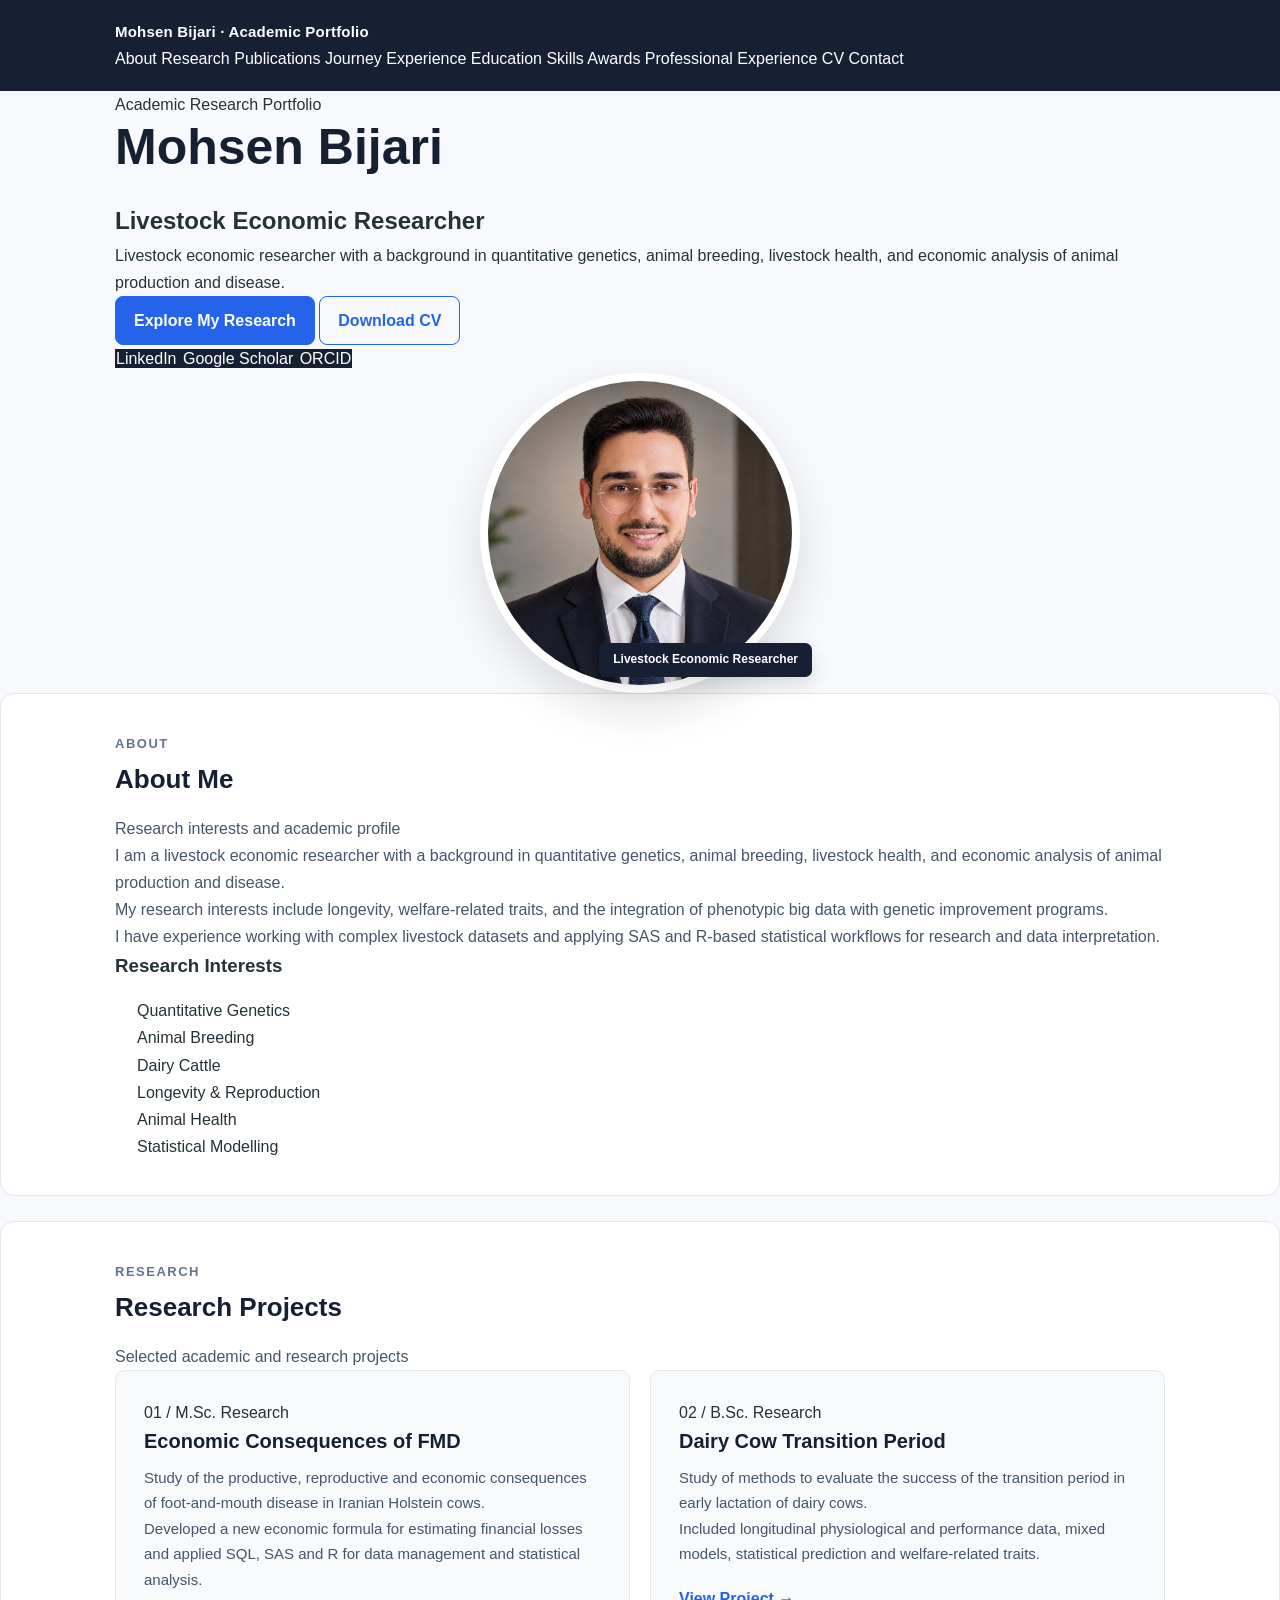
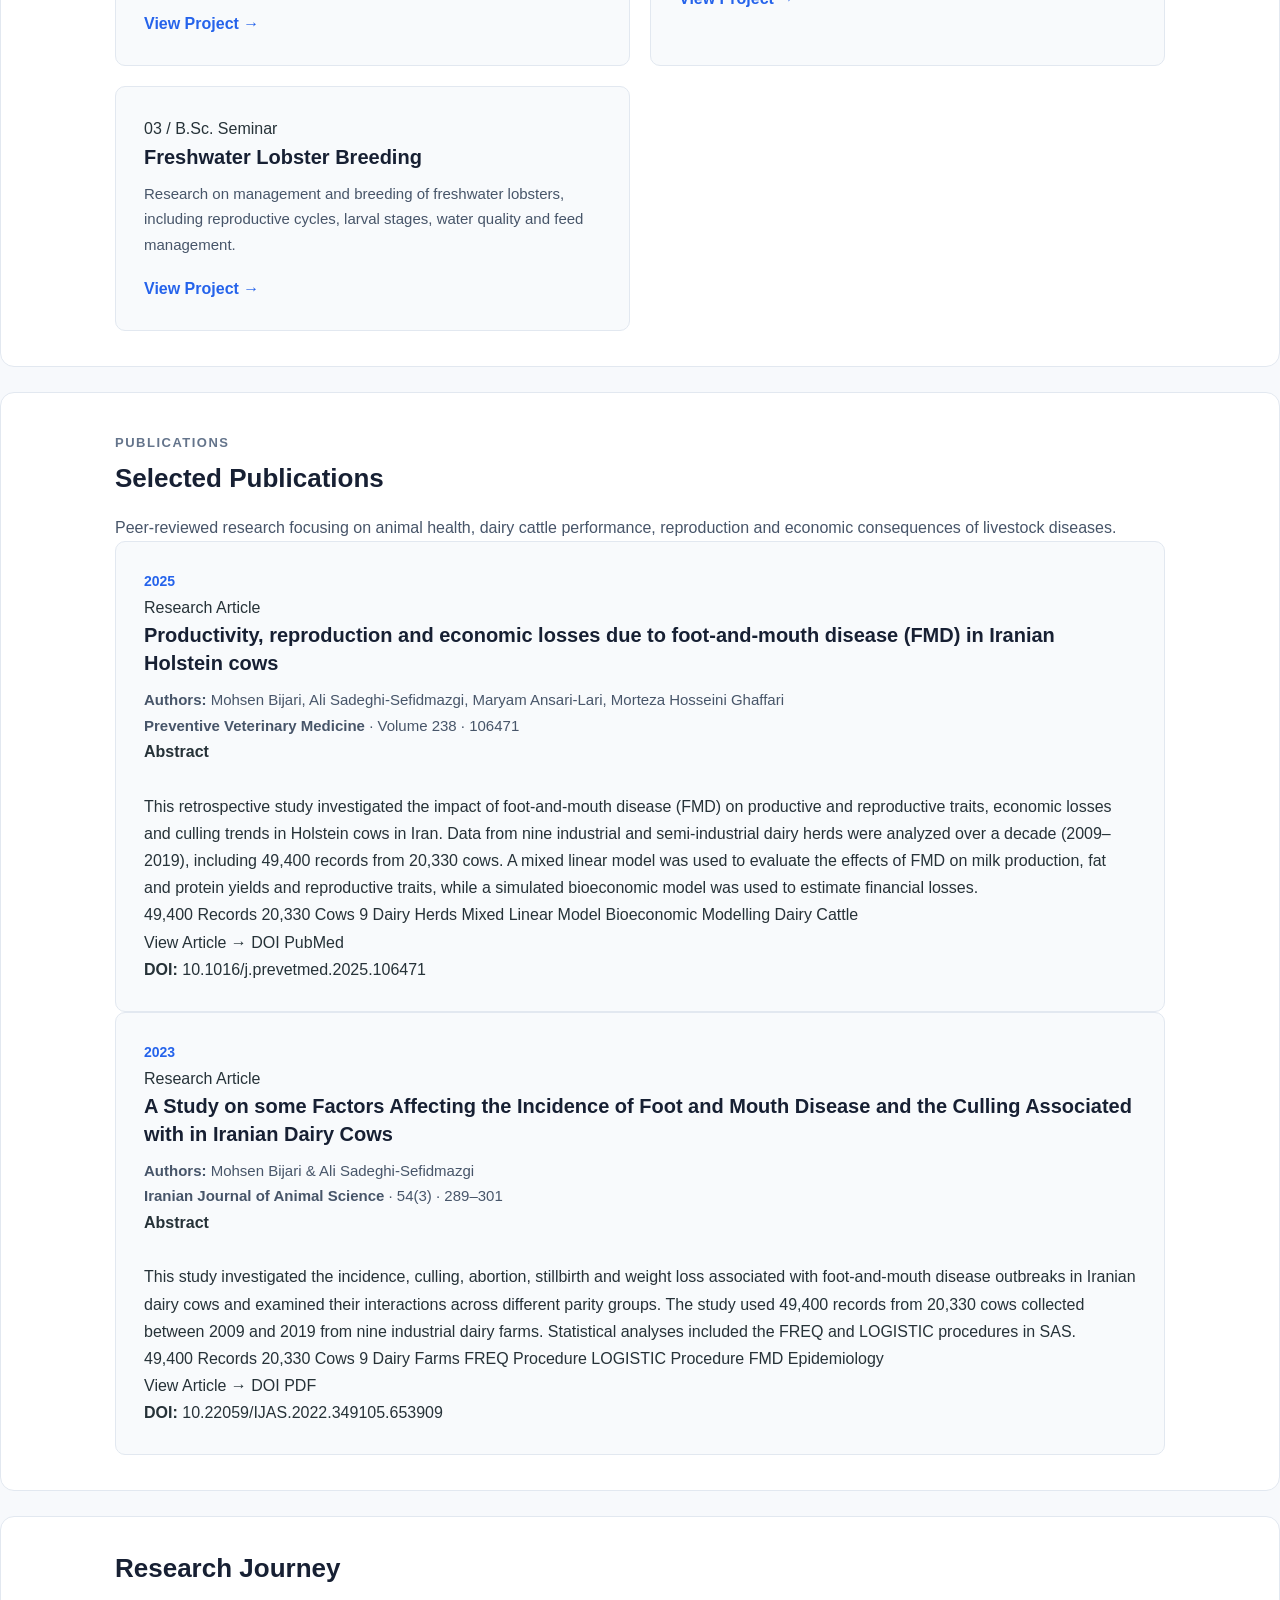
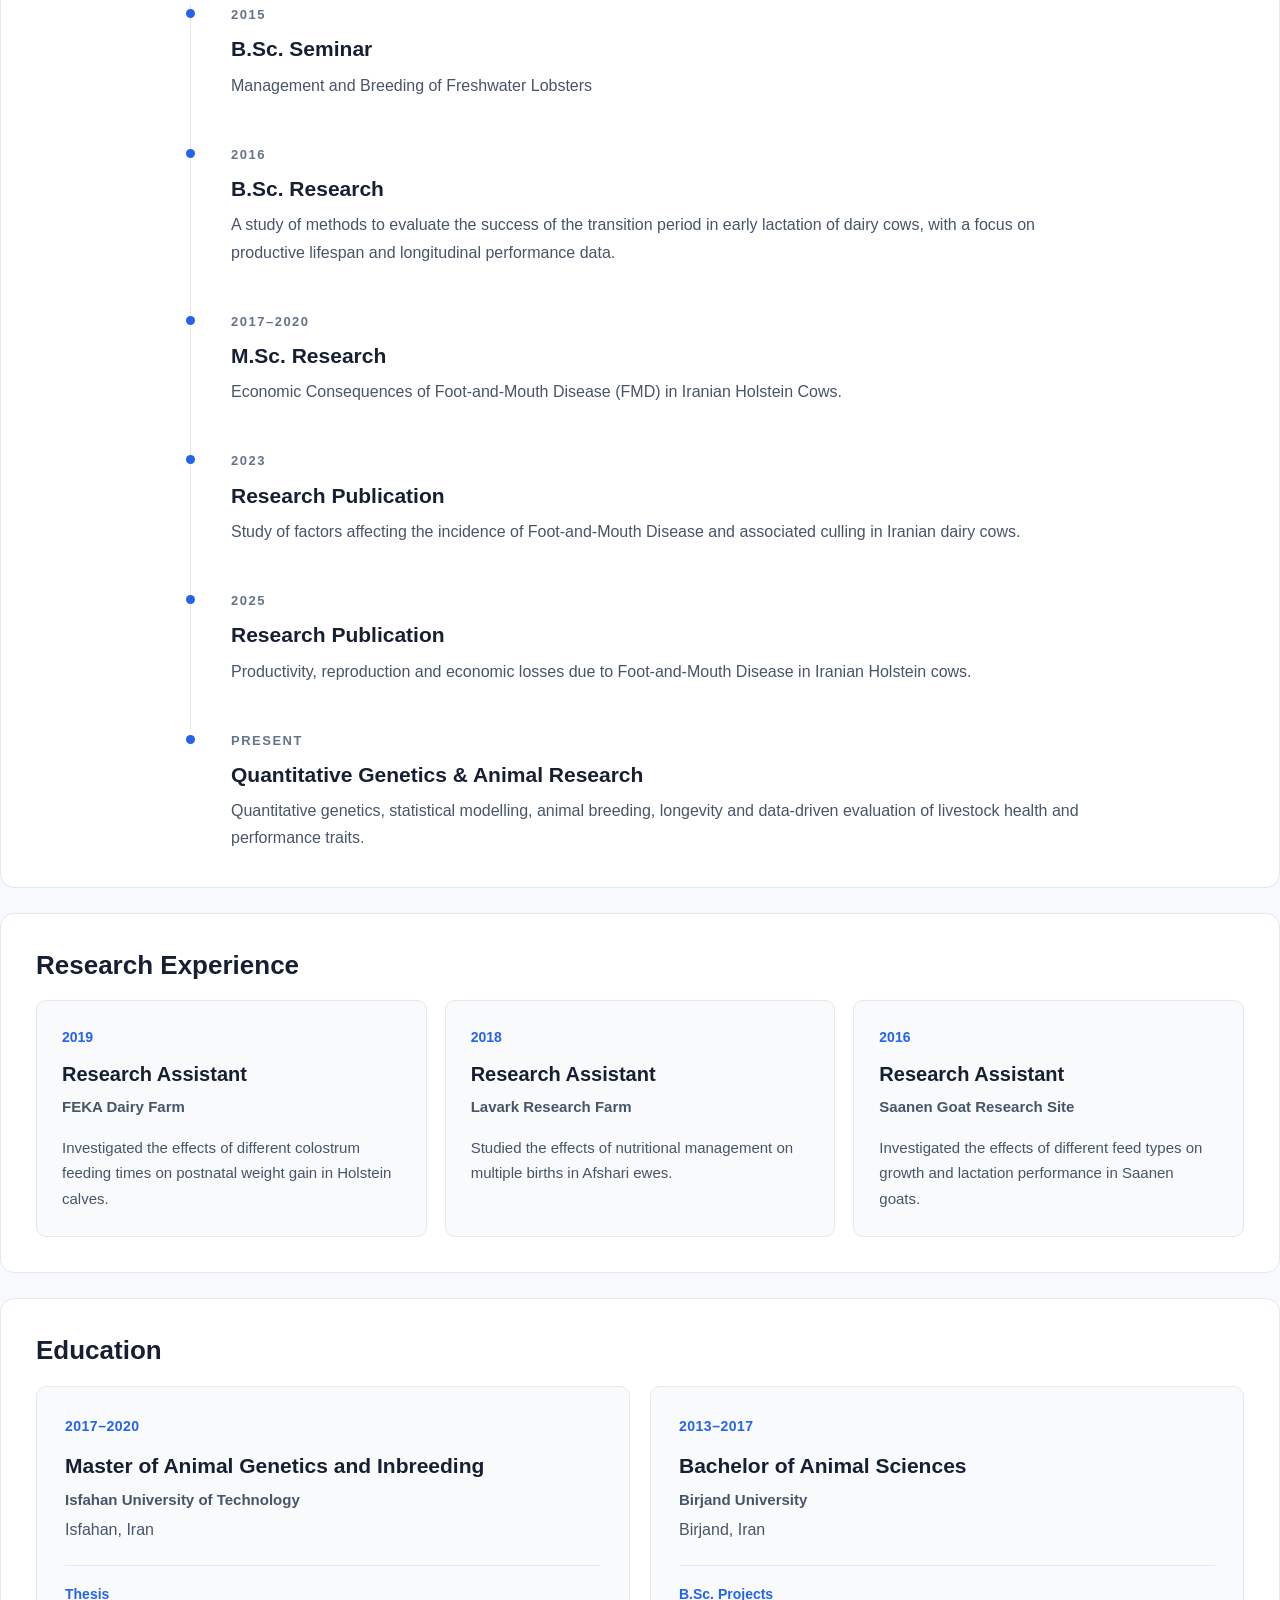
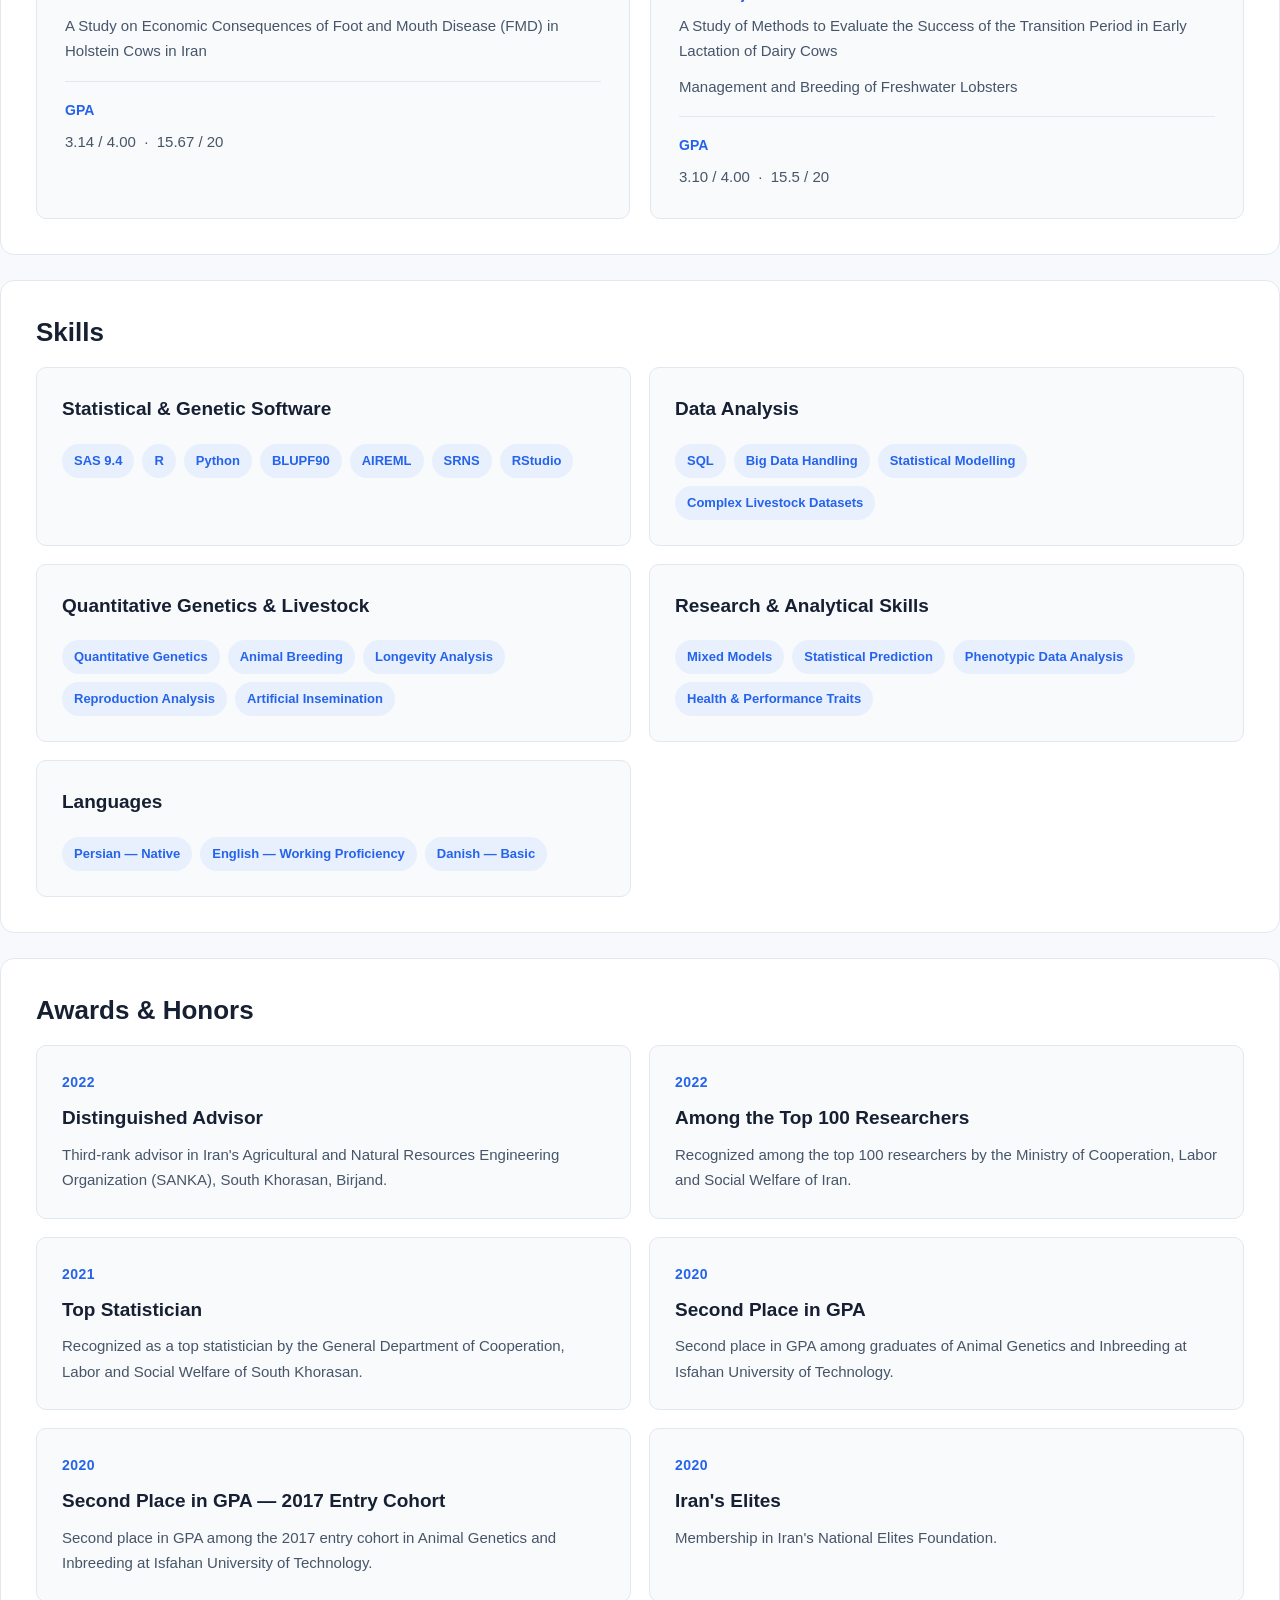
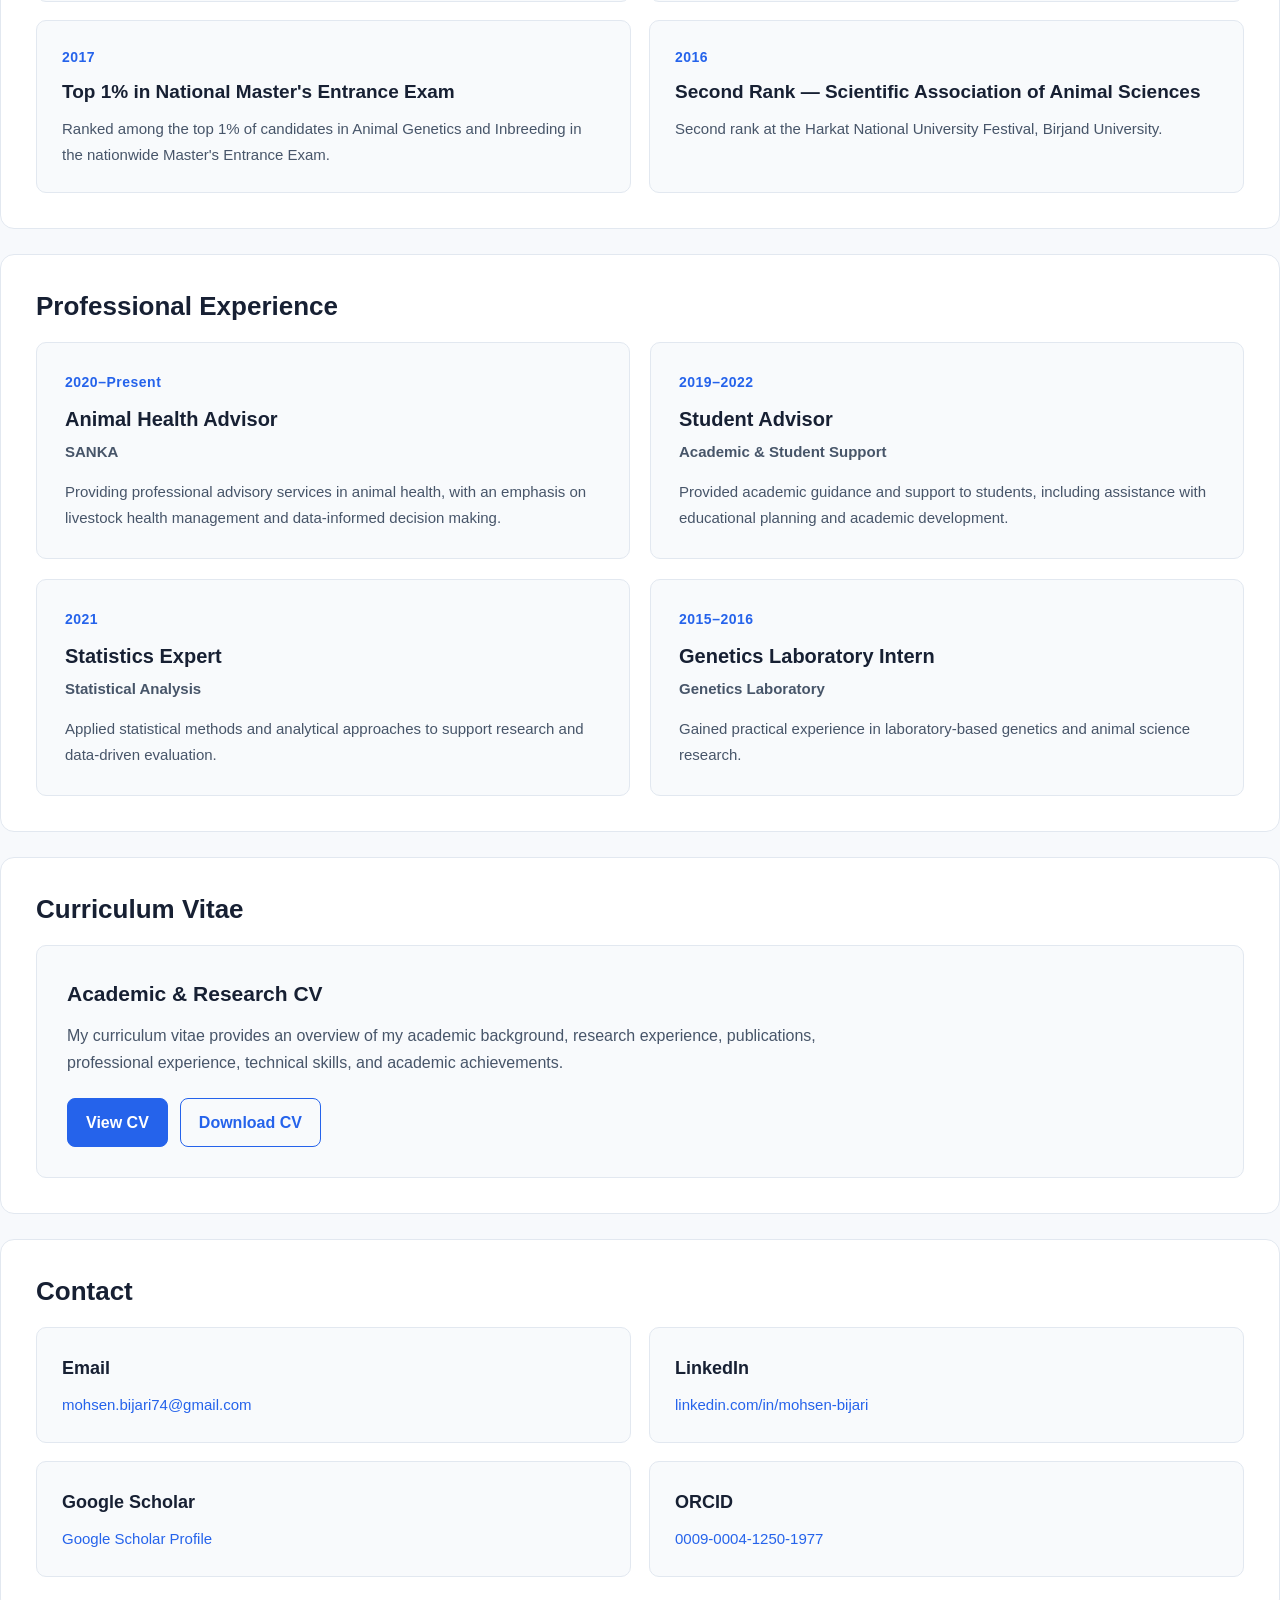
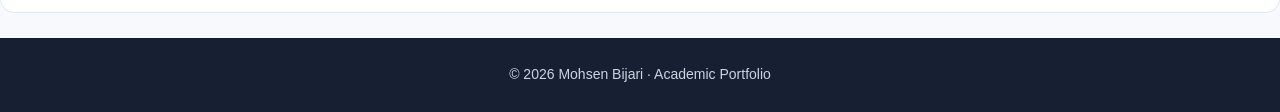
<file: index.html>
<!DOCTYPE html>
<html lang="en">

<head>

    <meta charset="UTF-8">

    <meta name="viewport"
          content="width=device-width, initial-scale=1.0">

    <meta name="description"
          content="Mohsen Bijari is a livestock economic researcher specializing in quantitative genetics, animal breeding, livestock health, dairy cattle, longevity, and economic analysis of animal production and disease.">

    <meta name="author" content="Mohsen Bijari">
    <meta name="robots" content="index, follow, max-image-preview:large">
    <meta name="googlebot" content="index, follow">
    <meta name="theme-color" content="#172033">

    <link rel="canonical" href="https://mohsenbijari.github.io/">

    <!-- Open Graph -->
    <meta property="og:type" content="profile">
    <meta property="og:title" content="Mohsen Bijari | Livestock Economic Researcher">
    <meta property="og:description" content="Academic portfolio of Mohsen Bijari, a livestock economic researcher working in quantitative genetics, animal breeding, livestock health, and economic analysis of animal production and disease.">
    <meta property="og:url" content="https://mohsenbijari.github.io/">
    <meta property="og:site_name" content="Mohsen Bijari Academic Portfolio">
    <meta property="og:image" content="https://mohsenbijari.github.io/profile.jpg">
    <meta property="og:image:alt" content="Mohsen Bijari — Livestock Economic Researcher">

    <!-- X / Twitter -->
    <meta name="twitter:card" content="summary_large_image">
    <meta name="twitter:title" content="Mohsen Bijari | Livestock Economic Researcher">
    <meta name="twitter:description" content="Academic portfolio of Mohsen Bijari, specializing in quantitative genetics, animal breeding, livestock health, and livestock economic research.">
    <meta name="twitter:image" content="https://mohsenbijari.github.io/profile.jpg">

    <link rel="stylesheet" href="style.css">

    <style>
        /* Critical homepage refinements */
        .logo {
            font-size: 15px;
            font-weight: 700;
            letter-spacing: 0.2px;
            white-space: nowrap;
        }
        .profile-area {
            display: flex;
            justify-content: center;
            align-items: center;
        }
        .profile-wrapper {
            position: relative;
            width: 320px;
            max-width: 100%;
        }
        .profile-photo {
            display: block;
            width: 320px;
            height: 320px;
            max-width: 100%;
            object-fit: cover;
            object-position: center;
            border-radius: 50%;
            border: 8px solid #fff;
            box-shadow: 0 18px 45px rgba(0,0,0,0.12);
        }
        .profile-caption {
            position: absolute;
            right: -12px;
            bottom: 16px;
            background: #172033;
            color: #fff;
            padding: 9px 14px;
            border-radius: 7px;
            font-size: 12px;
            font-weight: 700;
            line-height: 1.3;
            box-shadow: 0 8px 20px rgba(0,0,0,0.12);
        }
        @media (max-width: 750px) {
            .logo { font-size: 14px; }
            .profile-wrapper { width: 260px; }
            .profile-photo { width: 260px; height: 260px; }
            .profile-caption { right: -5px; bottom: 8px; }
        }
        @media (max-width: 480px) {
            .profile-wrapper { width: 220px; }
            .profile-photo { width: 220px; height: 220px; }
        }
    </style>

    <title>Mohsen Bijari | Livestock Economic Researcher</title>





<style>
/* Final visual polish: unified header and Hero social buttons */
nav {
    background: #172033;
    border-bottom: 1px solid #172033;
}
nav .logo,
nav .nav-links a {
    color: #ffffff;
}
nav .nav-links a:hover {
    color: #e8f0fe;
}
.social-link {
    background: #172033;
    color: #ffffff;
    border: 1px solid #172033;
}
.social-link:hover {
    background: #2563eb;
    color: #ffffff;
    border-color: #2563eb;
}
</style>
<style>
.menu-toggle{display:none;width:44px;height:44px;padding:9px;border:1px solid rgba(255,255,255,.25);border-radius:8px;background:#172033;cursor:pointer;flex-direction:column;justify-content:center;gap:5px}.menu-toggle span{display:block;width:100%;height:2px;background:#fff;border-radius:2px}@media(max-width:750px){.nav-container{position:relative}.menu-toggle{display:flex;margin-left:auto}.nav-links{display:none;position:absolute;top:calc(100% + 1px);left:0;right:0;z-index:1000;flex-direction:column;gap:0;padding:8px 0;background:#172033;border-top:1px solid rgba(255,255,255,.12);box-shadow:0 8px 20px rgba(0,0,0,.12)}.nav-links.mobile-open{display:flex}.nav-links a{display:block;padding:12px 20px;color:#fff}.nav-links a:hover{background:rgba(255,255,255,.08);color:#e8f0fe}}</style>

    <!-- Structured data: ProfilePage + Person + WebSite -->
    <script type="application/ld+json">
    {
      "@context": "https://schema.org",
      "@graph": [
        {
          "@type": "ProfilePage",
          "@id": "https://mohsenbijari.github.io/#profilepage",
          "url": "https://mohsenbijari.github.io/",
          "name": "Mohsen Bijari | Livestock Economic Researcher",
          "description": "Academic portfolio of Mohsen Bijari, a livestock economic researcher specializing in quantitative genetics, animal breeding, livestock health, and economic analysis of animal production and disease.",
          "mainEntity": {
            "@id": "https://mohsenbijari.github.io/#person"
          }
        },
        {
          "@type": "Person",
          "@id": "https://mohsenbijari.github.io/#person",
          "name": "Mohsen Bijari",
          "url": "https://mohsenbijari.github.io/",
          "image": "https://mohsenbijari.github.io/profile.jpg",
          "jobTitle": "Livestock Economic Researcher",
          "description": "Livestock economic researcher specializing in quantitative genetics, animal breeding, livestock health, dairy cattle, longevity, and economic analysis of animal production and disease.",
          "sameAs": [
            "https://www.linkedin.com/in/mohsen-bijari",
            "https://scholar.google.com/citations?user=kii7ySkAAAAJ&hl=en",
            "https://orcid.org/0009-0004-1250-1977"
          ],
          "knowsAbout": [
            "Livestock economics",
            "Quantitative genetics",
            "Animal breeding",
            "Livestock health",
            "Dairy cattle",
            "Animal disease economics",
            "Longevity analysis",
            "Statistical modelling"
          ],
          "alumniOf": [
            {
              "@type": "CollegeOrUniversity",
              "name": "Isfahan University of Technology"
            },
            {
              "@type": "CollegeOrUniversity",
              "name": "Birjand University"
            }
          ]
        },
        {
          "@type": "WebSite",
          "@id": "https://mohsenbijari.github.io/#website",
          "url": "https://mohsenbijari.github.io/",
          "name": "Mohsen Bijari Academic Portfolio",
          "description": "Academic portfolio of Mohsen Bijari.",
          "publisher": {
            "@id": "https://mohsenbijari.github.io/#person"
          }
        }
      ]
    }
    </script>

</head>


<body>


<!-- =========================================
     NAVIGATION
========================================== -->

<nav>

    <div class="container nav-container">
    <button class="menu-toggle" type="button" aria-label="Open navigation menu" aria-expanded="false"><span></span><span></span><span></span></button>

        <a href="#about" class="logo">
            Mohsen Bijari · Academic Portfolio
        </a>

        <div class="nav-links">

            <a href="#about">About</a>
            <a href="#research">Research</a>
            <a href="#publications">Publications</a>
            <a href="#journey">Journey</a>
            <a href="#experience">Experience</a>
            <a href="#education">Education</a>
            <a href="#skills">Skills</a>
            <a href="#awards">Awards</a>
            <a href="#professional-experience">Professional Experience</a>
            <a href="#cv">CV</a>
            <a href="#contact">Contact</a>

        </div>

    </div>

</nav>



<!-- =========================================
     HERO
========================================== -->

<header class="hero">

    <div class="container">

        <div class="hero-grid">


            <div class="hero-text">

                <span class="eyebrow">
                    Academic Research Portfolio
                </span>

                <h1>
                    Mohsen Bijari
                </h1>

                <h2>
                    Livestock Economic Researcher
                </h2>

                <p class="hero-description">

                    Livestock economic researcher with a background in
                    quantitative genetics, animal breeding, livestock health,
                    and economic analysis of animal production and disease.

                </p>

                <div class="hero-buttons">

                    <a
                        href="#research"
                        class="button button-primary">

                        Explore My Research

                    </a>

                    <a
                        href="Mohsen_Bijari_CV.pdf"
                        target="_blank"
                        class="button button-secondary">

                        Download CV

                    </a>

                </div>


                <div class="social-links">

                    <a
                        href="https://www.linkedin.com/in/mohsen-bijari"
                        target="_blank"
                        class="social-link">

                        LinkedIn

                    </a>

                    <a
                        href="https://scholar.google.com/citations?user=kii7ySkAAAAJ&hl=en"
                        target="_blank"
                        class="social-link">

                        Google Scholar

                    </a>

                    <a
                        href="https://orcid.org/0009-0004-1250-1977"
                        target="_blank"
                        class="social-link">

                        ORCID

                    </a>

                </div>

            </div>


            <div class="profile-area">

                <div class="profile-wrapper">

                    <img
                        src="profile.jpg"
                        alt="Mohsen Bijari"
                        class="profile-photo">

                    <div class="profile-caption">
                        Livestock Economic Researcher
                    </div>

                </div>

            </div>


        </div>

    </div>

</header>



<!-- =========================================
     ABOUT
========================================== -->

<section class="section" id="about">

    <div class="container">

        <div class="section-heading">
            <div class="section-label">About</div>
            <h2>About Me</h2>
            <p>Research interests and academic profile</p>
        </div>


        <div class="about-grid">


            <div class="about-text">

                <p>

                    I am a livestock economic researcher with a background in
                    quantitative genetics, animal breeding, livestock health,
                    and economic analysis of animal production and disease.

                </p>

                <p>

                    My research interests include longevity,
                    welfare-related traits, and the integration
                    of phenotypic big data with genetic improvement
                    programs.

                </p>

                <p>

                    I have experience working with complex livestock
                    datasets and applying SAS and R-based statistical
                    workflows for research and data interpretation.

                </p>

            </div>


            <div>

                <h3 class="subsection-title">

                    Research Interests

                </h3>

                <div class="research-list">

                    <div class="research-item">
                        Quantitative Genetics
                    </div>

                    <div class="research-item">
                        Animal Breeding
                    </div>

                    <div class="research-item">
                        Dairy Cattle
                    </div>

                    <div class="research-item">
                        Longevity & Reproduction
                    </div>

                    <div class="research-item">
                        Animal Health
                    </div>

                    <div class="research-item">
                        Statistical Modelling
                    </div>

                </div>

            </div>

        </div>

    </div>

</section>



<!-- =========================================
     RESEARCH
========================================== -->

<section class="section" id="research">

    <div class="container">

        <div class="section-heading">
            <div class="section-label">Research</div>
            <h2>Research Projects</h2>
            <p>Selected academic and research projects</p>
        </div>


        <div class="research-grid">


            <div class="research-card">

                <div class="research-number">
                    01 / M.Sc. Research
                </div>

                <h3>
                    Economic Consequences of FMD
                </h3>

                <p>

                    Study of the productive, reproductive and
                    economic consequences of foot-and-mouth disease
                    in Iranian Holstein cows.

                </p>

                <p class="research-secondary">

                    Developed a new economic formula for estimating
                    financial losses and applied SQL, SAS and R
                    for data management and statistical analysis.

                </p>
                
                <a href="projects/fmd-research.html" class="research-link">
    View Project →
                </a>

            </div>


            <div class="research-card">

                <div class="research-number">
                    02 / B.Sc. Research
                </div>

                <h3>
                    Dairy Cow Transition Period
                </h3>

                <p>

                    Study of methods to evaluate the success of
                    the transition period in early lactation of
                    dairy cows.

                </p>

                <p class="research-secondary">

                    Included longitudinal physiological and
                    performance data, mixed models, statistical
                    prediction and welfare-related traits.

                </p>

                <a href="projects/dairy-transition-period.html" class="research-link">
    View Project →
                </a>

            </div>


            <div class="research-card">

                <div class="research-number">
                    03 / B.Sc. Seminar
                </div>

                <h3>
                    Freshwater Lobster Breeding
                </h3>

                <p>

                    Research on management and breeding of freshwater
                    lobsters, including reproductive cycles,
                    larval stages, water quality and feed management.

                </p>

                <a href="projects/freshwater-lobster-breeding.html" class="research-link">
    View Project →
                </a>

            </div>


        </div>

    </div>

</section>


<!-- =========================================
     PUBLICATIONS
========================================== -->

<section class="section" id="publications">

    <div class="container">

        <div class="section-heading">
            <div class="section-label">Publications</div>
            <h2>Selected Publications</h2>
            <p>
                Peer-reviewed research focusing on animal health,
                dairy cattle performance, reproduction and economic
                consequences of livestock diseases.
            </p>
        </div>


        <!-- =====================================
             PUBLICATION 1
        ====================================== -->

        <article class="publication-card">


            <div class="publication-top">

                <div class="publication-year">
                    2025
                </div>

                <div class="publication-type">
                    Research Article
                </div>

            </div>


            <h3>

                Productivity, reproduction and economic losses due
                to foot-and-mouth disease (FMD) in Iranian Holstein cows

            </h3>


            <p class="publication-authors">

                <strong>Authors:</strong>

                Mohsen Bijari,
                Ali Sadeghi-Sefidmazgi,
                Maryam Ansari-Lari,
                Morteza Hosseini Ghaffari

            </p>


            <p class="publication-journal">

                <strong>
                    Preventive Veterinary Medicine
                </strong>

                · Volume 238 · 106471

            </p>


            <div class="publication-abstract">

                <strong>Abstract</strong>

                <br><br>

                This retrospective study investigated the impact
                of foot-and-mouth disease (FMD) on productive and
                reproductive traits, economic losses and culling
                trends in Holstein cows in Iran.

                Data from nine industrial and semi-industrial
                dairy herds were analyzed over a decade
                (2009–2019), including 49,400 records from
                20,330 cows.

                A mixed linear model was used to evaluate the
                effects of FMD on milk production, fat and
                protein yields and reproductive traits, while
                a simulated bioeconomic model was used to
                estimate financial losses.

            </div>


            <div class="publication-highlights">

                <span class="publication-highlight">
                    49,400 Records
                </span>

                <span class="publication-highlight">
                    20,330 Cows
                </span>

                <span class="publication-highlight">
                    9 Dairy Herds
                </span>

                <span class="publication-highlight">
                    Mixed Linear Model
                </span>

                <span class="publication-highlight">
                    Bioeconomic Modelling
                </span>

                <span class="publication-highlight">
                    Dairy Cattle
                </span>

            </div>


            <div class="publication-actions">

                <a
    href="publications/fmd-economic-impact.html"
    class="publication-button publication-button-primary">
    View Article →
</a>


                <a
                    href="https://doi.org/10.1016/j.prevetmed.2025.106471"
                    target="_blank"
                    class="publication-button publication-button-secondary">

                    DOI

                </a>


                <a
                    href="https://pubmed.ncbi.nlm.nih.gov/39978113/"
                    target="_blank"
                    class="publication-button publication-button-secondary">

                    PubMed

                </a>

            </div>


            <div class="publication-doi">

                <strong>DOI:</strong>

                10.1016/j.prevetmed.2025.106471

            </div>


        </article>



        <!-- =====================================
             PUBLICATION 2
        ====================================== -->

        <article class="publication-card">


            <div class="publication-top">

                <div class="publication-year">
                    2023
                </div>

                <div class="publication-type">
                    Research Article
                </div>

            </div>


            <h3>

                A Study on some Factors Affecting the Incidence
                of Foot and Mouth Disease and the Culling Associated
                with in Iranian Dairy Cows

            </h3>


            <p class="publication-authors">

                <strong>Authors:</strong>

                Mohsen Bijari
                & Ali Sadeghi-Sefidmazgi

            </p>


            <p class="publication-journal">

                <strong>
                    Iranian Journal of Animal Science
                </strong>

                · 54(3) · 289–301

            </p>


            <div class="publication-abstract">

                <strong>Abstract</strong>

                <br><br>

                This study investigated the incidence, culling,
                abortion, stillbirth and weight loss associated
                with foot-and-mouth disease outbreaks in
                Iranian dairy cows and examined their interactions
                across different parity groups.

                The study used 49,400 records from 20,330 cows
                collected between 2009 and 2019 from nine
                industrial dairy farms.

                Statistical analyses included the FREQ and
                LOGISTIC procedures in SAS.

            </div>


            <div class="publication-highlights">

                <span class="publication-highlight">
                    49,400 Records
                </span>

                <span class="publication-highlight">
                    20,330 Cows
                </span>

                <span class="publication-highlight">
                    9 Dairy Farms
                </span>

                <span class="publication-highlight">
                    FREQ Procedure
                </span>

                <span class="publication-highlight">
                    LOGISTIC Procedure
                </span>

                <span class="publication-highlight">
                    FMD Epidemiology
                </span>

            </div>


            <div class="publication-actions">

                <a
    href="publications/fmd-incidence-culling.html"
    class="publication-button publication-button-primary">
    View Article →
                </a>


                <a
                    href="https://doi.org/10.22059/IJAS.2022.349105.653909"
                    target="_blank"
                    class="publication-button publication-button-secondary">

                    DOI

                </a>


                <a
                    href="https://ijas.ut.ac.ir/article_94048_360ecac1a3177b8e64f0c5212bd40b4d.pdf"
                    target="_blank"
                    class="publication-button publication-button-secondary">

                    PDF

                </a>

            </div>


            <div class="publication-doi">

                <strong>DOI:</strong>

                10.22059/IJAS.2022.349105.653909

            </div>


        </article>

    </div>

</section>

<!-- =========================================
     RESEARCH JOURNEY
========================================== -->
    <section class="section" id="journey">

    <div class="container">

        <h2>Research Journey</h2>

        <div class="timeline">

        <div class="timeline-item">
            <div class="timeline-year">2015</div>
            <h3 class="timeline-title">B.Sc. Seminar</h3>
            <p class="timeline-description">
                Management and Breeding of Freshwater Lobsters
            </p>
        </div>

        <div class="timeline-item">
            <div class="timeline-year">2016</div>
            <h3 class="timeline-title">B.Sc. Research</h3>
            <p class="timeline-description">
                A study of methods to evaluate the success of the transition
                period in early lactation of dairy cows, with a focus on
                productive lifespan and longitudinal performance data.
            </p>
        </div>

        <div class="timeline-item">
            <div class="timeline-year">2017–2020</div>
            <h3 class="timeline-title">M.Sc. Research</h3>
            <p class="timeline-description">
                Economic Consequences of Foot-and-Mouth Disease (FMD)
                in Iranian Holstein Cows.
            </p>
        </div>

        <div class="timeline-item">
            <div class="timeline-year">2023</div>
            <h3 class="timeline-title">Research Publication</h3>
            <p class="timeline-description">
                Study of factors affecting the incidence of Foot-and-Mouth
                Disease and associated culling in Iranian dairy cows.
            </p>
        </div>

        <div class="timeline-item">
            <div class="timeline-year">2025</div>
            <h3 class="timeline-title">Research Publication</h3>
            <p class="timeline-description">
                Productivity, reproduction and economic losses due to
                Foot-and-Mouth Disease in Iranian Holstein cows.
            </p>
        </div>

        <div class="timeline-item">
            <div class="timeline-year">Present</div>
            <h3 class="timeline-title">Quantitative Genetics & Animal Research</h3>
            <p class="timeline-description">
                Quantitative genetics, statistical modelling, animal breeding,
                longevity and data-driven evaluation of livestock health
                and performance traits.
            </p>
        </div>

        </div>

    </div>

</section>

<!-- =========================================
     RESEARCH EXPERIENCE
========================================== -->
<section id="experience" class="section">

    <h2>Research Experience</h2>

    <div class="experience-grid">

        <div class="experience-card">
            <div class="experience-year">2019</div>

            <h3>Research Assistant</h3>

            <h4>FEKA Dairy Farm</h4>

            <p>
                Investigated the effects of different colostrum feeding
                times on postnatal weight gain in Holstein calves.
            </p>
        </div>


        <div class="experience-card">
            <div class="experience-year">2018</div>

            <h3>Research Assistant</h3>

            <h4>Lavark Research Farm</h4>

            <p>
                Studied the effects of nutritional management on multiple
                births in Afshari ewes.
            </p>
        </div>


        <div class="experience-card">
            <div class="experience-year">2016</div>

            <h3>Research Assistant</h3>

            <h4>Saanen Goat Research Site</h4>

            <p>
                Investigated the effects of different feed types on growth
                and lactation performance in Saanen goats.
            </p>
        </div>

    </div>

</section>


<!-- =========================================
     EDUCATION
========================================== -->
<section id="education" class="section">

    <h2>Education</h2>

    <div class="education-grid">

        <div class="education-card">

            <div class="education-period">
                2017–2020
            </div>

            <h3>Master of Animal Genetics and Inbreeding</h3>

            <h4>Isfahan University of Technology</h4>

            <p class="education-location">
                Isfahan, Iran
            </p>

            <div class="education-detail">
                <strong>Thesis</strong>
                <p>
                    A Study on Economic Consequences of Foot and Mouth
                    Disease (FMD) in Holstein Cows in Iran
                </p>
            </div>

            <div class="education-detail">
                <strong>GPA</strong>
                <p>
                    3.14 / 4.00 &nbsp;·&nbsp; 15.67 / 20
                </p>
            </div>

        </div>


        <div class="education-card">

            <div class="education-period">
                2013–2017
            </div>

            <h3>Bachelor of Animal Sciences</h3>

            <h4>Birjand University</h4>

            <p class="education-location">
                Birjand, Iran
            </p>

            <div class="education-detail">
                <strong>B.Sc. Projects</strong>
                <p>
                    A Study of Methods to Evaluate the Success of the
                    Transition Period in Early Lactation of Dairy Cows
                </p>
                <p>
                    
                </p>

                <p>
                    Management and Breeding of Freshwater Lobsters
                </p>
            </div>

            <div class="education-detail">
                <strong>GPA</strong>
                <p>
                    3.10 / 4.00 &nbsp;·&nbsp; 15.5 / 20
                </p>
            </div>

        </div>

    </div>

</section>


<!-- =========================================
     SKILLS
========================================== -->

<section id="skills" class="section">

    <h2>Skills</h2>

    <div class="skills-grid">

        <div class="skill-card">
            <h3>Statistical & Genetic Software</h3>

            <div class="skill-tags">
                <span>SAS 9.4</span>
                <span>R</span>
                <span>Python</span>
                <span>BLUPF90</span>
                <span>AIREML</span>
                <span>SRNS</span>
                <span>RStudio</span>
            </div>
        </div>


        <div class="skill-card">
            <h3>Data Analysis</h3>

            <div class="skill-tags">
                <span>SQL</span>
                <span>Big Data Handling</span>
                <span>Statistical Modelling</span>
                <span>Complex Livestock Datasets</span>
            </div>
        </div>


        <div class="skill-card">
            <h3>Quantitative Genetics & Livestock</h3>

            <div class="skill-tags">
                <span>Quantitative Genetics</span>
                <span>Animal Breeding</span>
                <span>Longevity Analysis</span>
                <span>Reproduction Analysis</span>
                <span>Artificial Insemination</span>
            </div>
        </div>


        <div class="skill-card">
            <h3>Research & Analytical Skills</h3>

            <div class="skill-tags">
                <span>Mixed Models</span>
                <span>Statistical Prediction</span>
                <span>Phenotypic Data Analysis</span>
                <span>Health & Performance Traits</span>
            </div>
        </div>


        <div class="skill-card">
            <h3>Languages</h3>

            <div class="skill-tags">
                <span>Persian — Native</span>
                <span>English — Working Proficiency</span>
                <span>Danish — Basic</span>
            </div>
        </div>

    </div>

</section>


<!-- =========================================
     AWARDS
========================================== -->

<section id="awards" class="section">

    <h2>Awards & Honors</h2>

    <div class="awards-grid">

        <div class="award-card">
            <div class="award-year">2022</div>
            <h3>Distinguished Advisor</h3>
            <p>
                Third-rank advisor in Iran's Agricultural and Natural
                Resources Engineering Organization (SANKA),
                South Khorasan, Birjand.
            </p>
        </div>

        <div class="award-card">
            <div class="award-year">2022</div>
            <h3>Among the Top 100 Researchers</h3>
            <p>
                Recognized among the top 100 researchers by the
                Ministry of Cooperation, Labor and Social Welfare of Iran.
            </p>
        </div>

        <div class="award-card">
            <div class="award-year">2021</div>
            <h3>Top Statistician</h3>
            <p>
                Recognized as a top statistician by the General Department
                of Cooperation, Labor and Social Welfare of South Khorasan.
            </p>
        </div>

        <div class="award-card">
            <div class="award-year">2020</div>
            <h3>Second Place in GPA</h3>
            <p>
                Second place in GPA among graduates of Animal Genetics
                and Inbreeding at Isfahan University of Technology.
            </p>
        </div>

        <div class="award-card">
            <div class="award-year">2020</div>
            <h3>Second Place in GPA — 2017 Entry Cohort</h3>
            <p>
                Second place in GPA among the 2017 entry cohort in
                Animal Genetics and Inbreeding at Isfahan University
                of Technology.
            </p>
        </div>

        <div class="award-card">
            <div class="award-year">2020</div>
            <h3>Iran's Elites</h3>
            <p>
                Membership in Iran's National Elites Foundation.
            </p>
        </div>

        <div class="award-card">
            <div class="award-year">2017</div>
            <h3>Top 1% in National Master's Entrance Exam</h3>
            <p>
                Ranked among the top 1% of candidates in Animal Genetics
                and Inbreeding in the nationwide Master's Entrance Exam.
            </p>
        </div>

        <div class="award-card">
            <div class="award-year">2016</div>
            <h3>Second Rank — Scientific Association of Animal Sciences</h3>
            <p>
                Second rank at the Harkat National University Festival,
                Birjand University.
            </p>
        </div>

    </div>

</section>



<!-- =========================================
     PROFESSIONAL EXPERIENCE
========================================== -->


<section id="professional-experience" class="section">

    <h2>Professional Experience</h2>

    <div class="professional-grid">

        <div class="professional-card">

            <div class="professional-period">
                2020–Present
            </div>

            <h3>Animal Health Advisor</h3>

            <h4>SANKA</h4>

            <p>
                Providing professional advisory services in animal health,
                with an emphasis on livestock health management and
                data-informed decision making.
            </p>

        </div>

        <div class="professional-card">

            <div class="professional-period">
                2019–2022
            </div>

            <h3>Student Advisor</h3>

            <h4>Academic & Student Support</h4>

            <p>
                Provided academic guidance and support to students,
                including assistance with educational planning and
                academic development.
            </p>

        </div>

        <div class="professional-card">

            <div class="professional-period">
                2021
            </div>

            <h3>Statistics Expert</h3>

            <h4>Statistical Analysis</h4>

            <p>
                Applied statistical methods and analytical approaches
                to support research and data-driven evaluation.
            </p>

        </div>

        <div class="professional-card">

            <div class="professional-period">
                2015–2016
            </div>

            <h3>Genetics Laboratory Intern</h3>

            <h4>Genetics Laboratory</h4>

            <p>
                Gained practical experience in laboratory-based genetics
                and animal science research.
            </p>

        </div>

    </div>

</section>


<!-- =========================================
     CV
========================================== -->
<section id="cv" class="section">

    <h2>Curriculum Vitae</h2>

    <div class="cv-content">

        <div class="cv-text">

            <h3>Academic & Research CV</h3>

            <p>
                My curriculum vitae provides an overview of my academic
                background, research experience, publications, professional
                experience, technical skills, and academic achievements.
            </p>

            <div class="cv-actions">

                <a href="Mohsen_Bijari_CV.pdf"
                   class="button button-primary"
                   target="_blank">
                    View CV
                </a>

                <a href="Mohsen_Bijari_CV.pdf"
                   class="button"
                   download>
                    Download CV
                </a>

            </div>

        </div>

    </div>

</section>


<!-- =========================================
     CONTACT
========================================== -->

<section id="contact" class="section">

    <h2>Contact</h2>

    <div class="contact-grid">

        <div class="contact-card">

            <h3>Email</h3>

            <p>
                <a href="mailto:mohsen.bijari74@gmail.com">
                    mohsen.bijari74@gmail.com
                </a>
            </p>

        </div>

        <div class="contact-card">

            <h3>LinkedIn</h3>

            <p>
                <a href="https://www.linkedin.com/in/mohsen-bijari"
                   target="_blank">
                    linkedin.com/in/mohsen-bijari
                </a>
            </p>

        </div>

        <div class="contact-card">

            <h3>Google Scholar</h3>

            <p>
                <a href="https://scholar.google.com/citations?user=kii7ySkAAAAJ&hl=en"
                   target="_blank">
                    Google Scholar Profile
                </a>
            </p>

        </div>

        <div class="contact-card">

            <h3>ORCID</h3>

            <p>
                <a href="https://orcid.org/0009-0004-1250-1977"
                   target="_blank">
                    0009-0004-1250-1977
                </a>
            </p>

        </div>

    </div>

</section>


<!-- =========================================
     FOOTER
========================================== -->

<footer>

    <div class="container">

        <p>

            © 2026 Mohsen Bijari · Academic Portfolio

        </p>

    </div>

</footer>


<script>document.addEventListener("DOMContentLoaded",function(){const t=document.querySelector(".menu-toggle"),n=document.querySelector(".nav-links");if(!t||!n)return;t.addEventListener("click",function(){const o=n.classList.toggle("mobile-open");t.setAttribute("aria-expanded",o?"true":"false")});n.querySelectorAll("a").forEach(function(a){a.addEventListener("click",function(){n.classList.remove("mobile-open");t.setAttribute("aria-expanded","false")})})});</script>
</body>

</html>
</file>
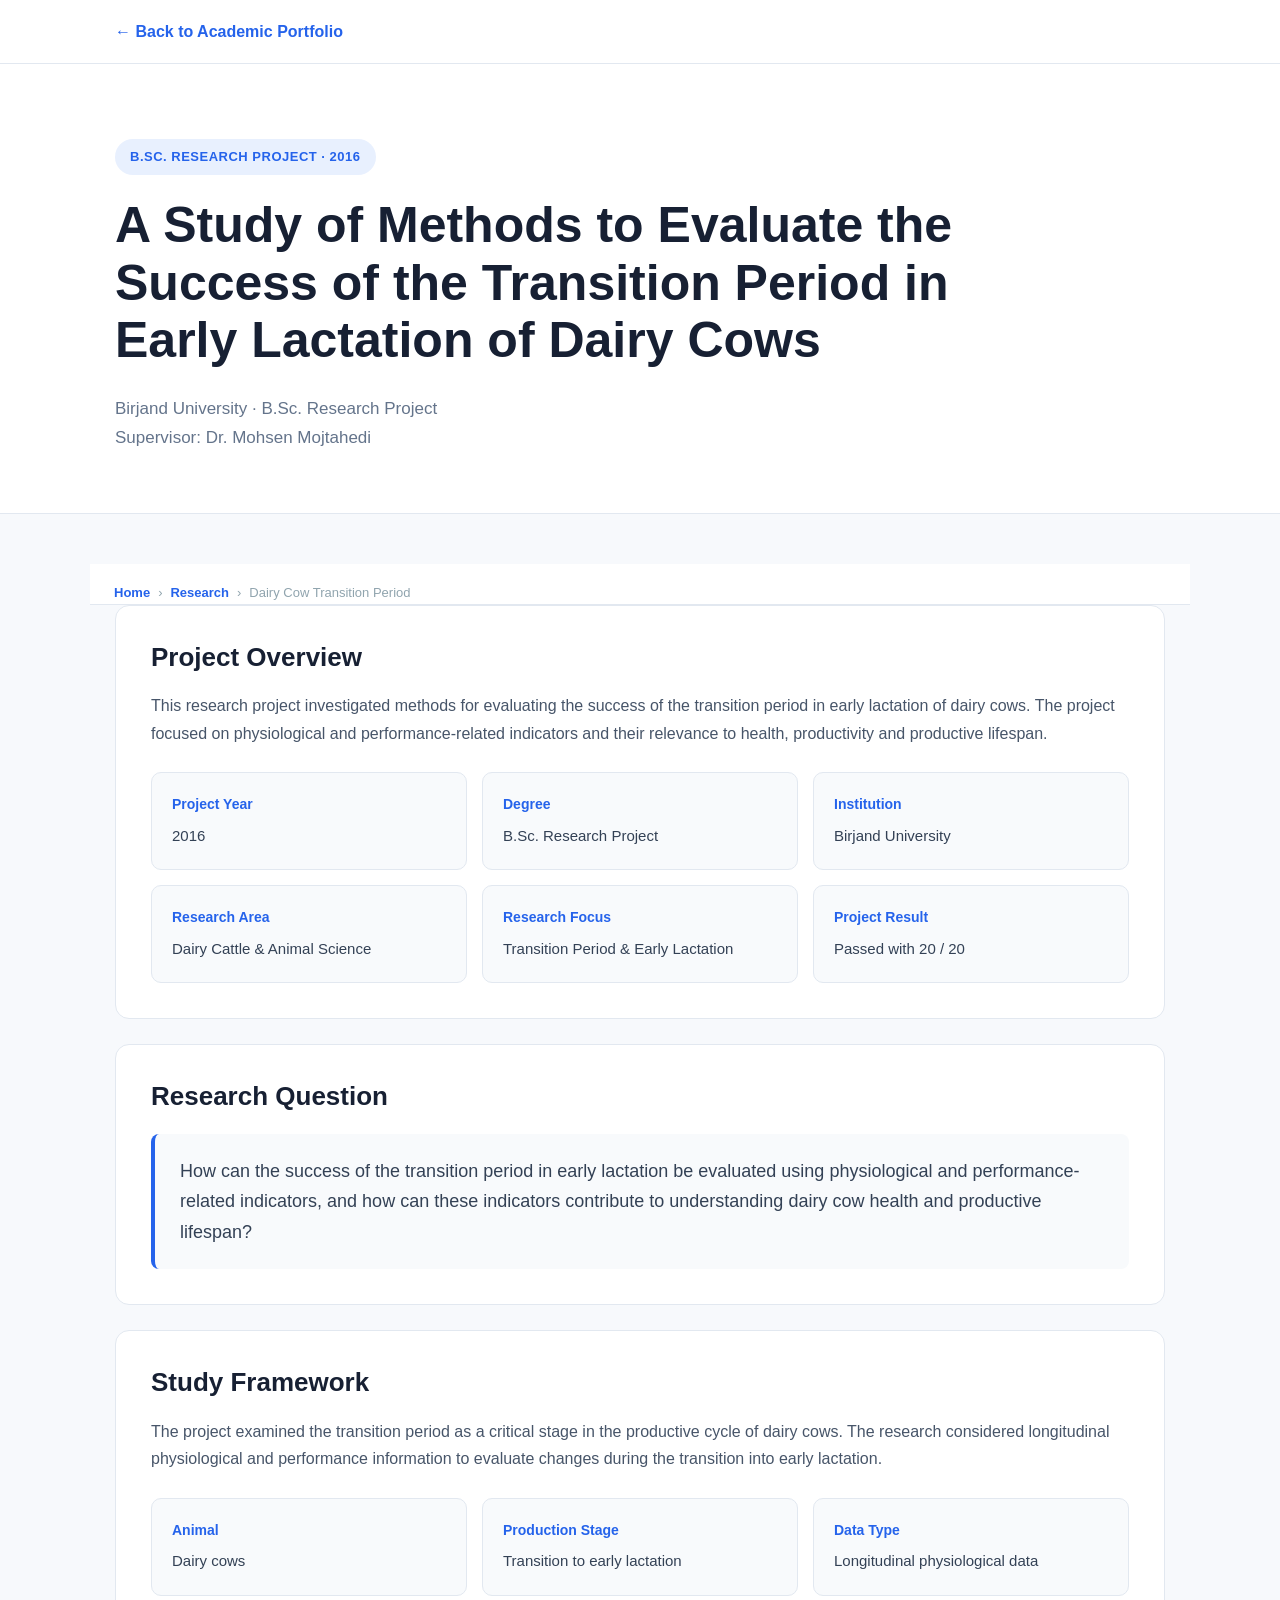
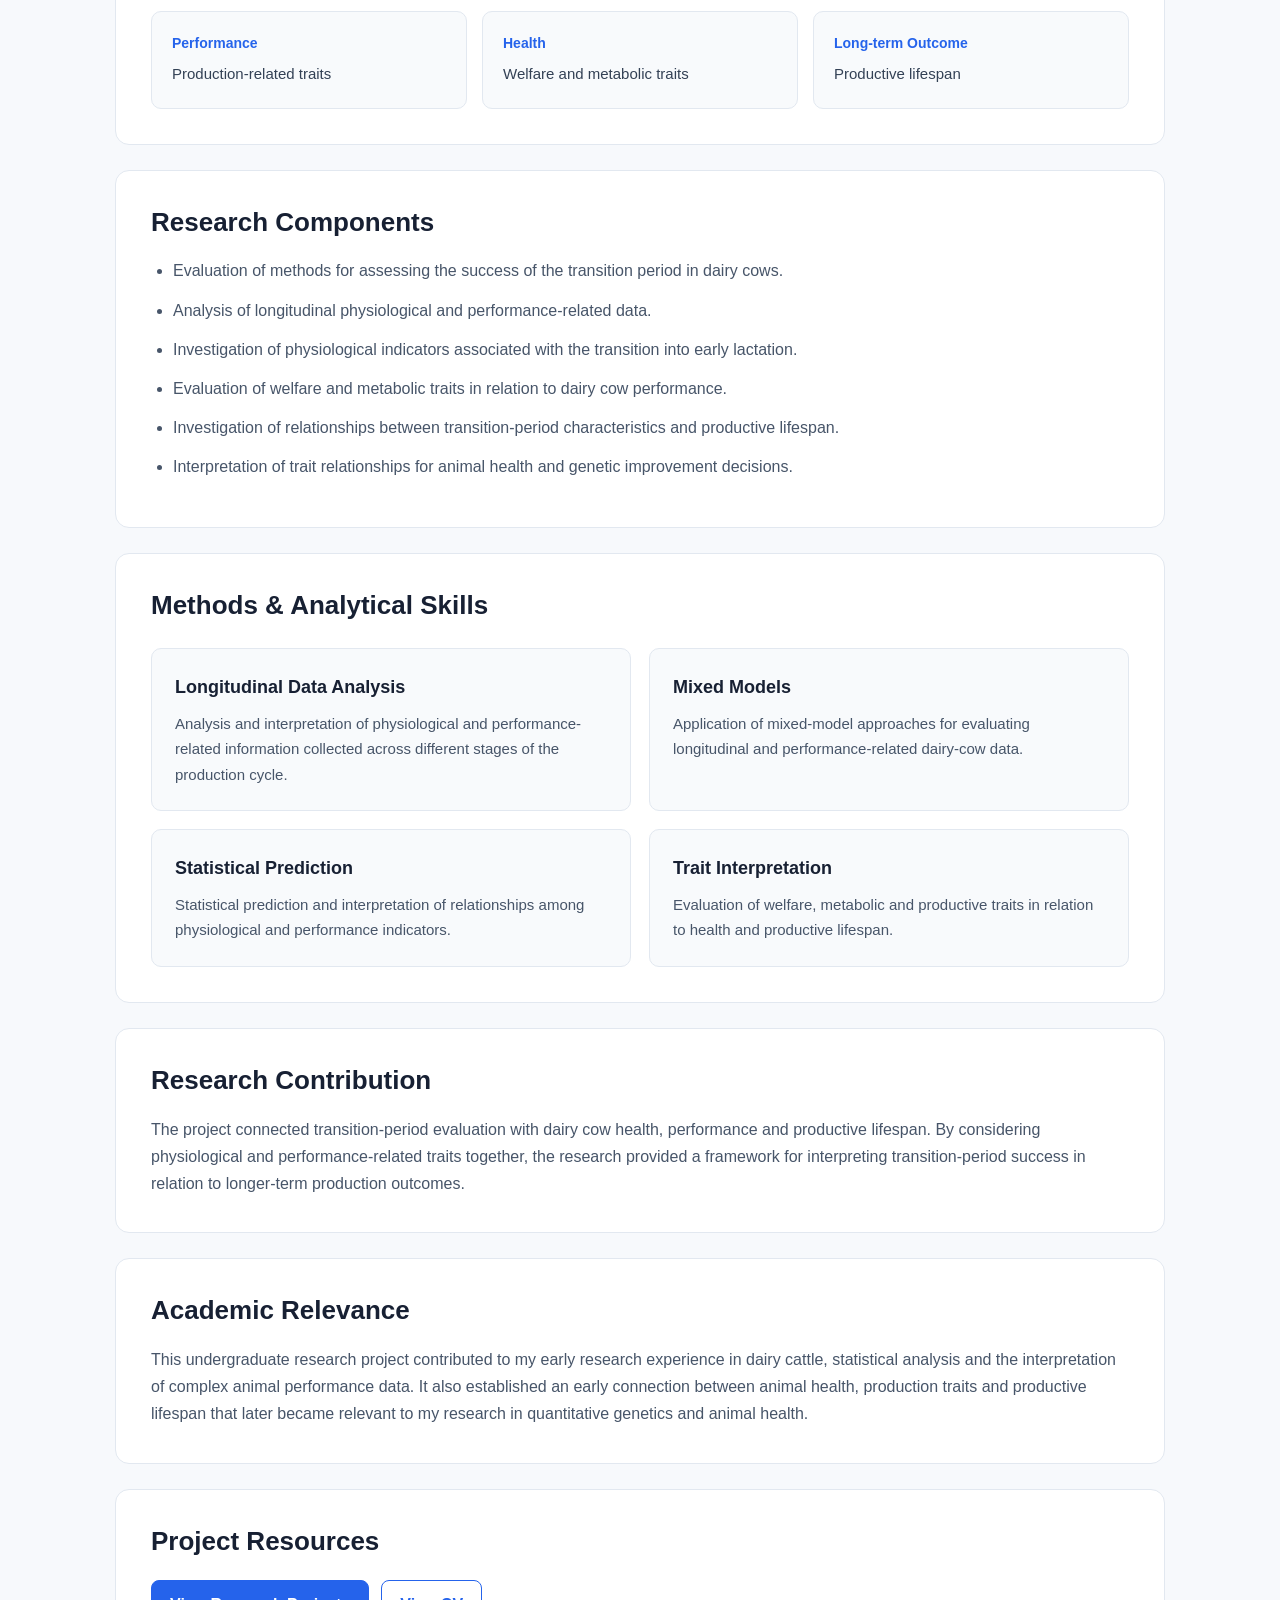
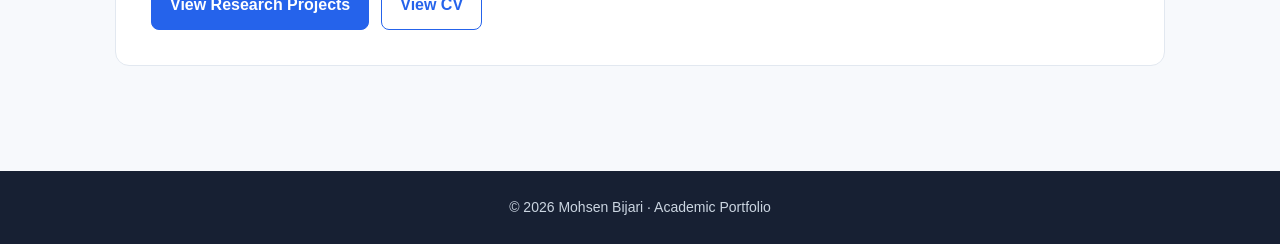
<file: projects/dairy-transition-period.html>
<!DOCTYPE html>
<html lang="en">

<head>

    <meta charset="UTF-8">
    <meta name="viewport" content="width=device-width, initial-scale=1.0">
    <title>Dairy Cow Transition Period Research | Mohsen Bijari</title>

<meta name="description"
      content="B.Sc. research by Mohsen Bijari on evaluating the success of the transition period in early lactation of dairy cows, with longitudinal physiological and performance data, mixed models and statistical prediction.">

<meta name="author" content="Mohsen Bijari">
<meta name="robots" content="index, follow, max-image-preview:large">

<link rel="canonical"
      href="https://mohsenbijari.github.io/projects/dairy-transition-period.html">

<meta property="og:type" content="article">
<meta property="og:title"
      content="Dairy Cow Transition Period Research | Mohsen Bijari">
<meta property="og:description"
      content="B.Sc. research on the dairy cow transition period, longitudinal performance data, statistical modelling, welfare-related traits and productive lifespan.">
<meta property="og:url"
      content="https://mohsenbijari.github.io/projects/dairy-transition-period.html">
<meta property="og:site_name"
      content="Mohsen Bijari Academic Portfolio">

<meta name="twitter:card" content="summary">
<meta name="twitter:title"
      content="Dairy Cow Transition Period Research | Mohsen Bijari">
<meta name="twitter:description"
      content="Research on transition-period success, early lactation, dairy cow longevity and statistical modelling.">
    <link rel="stylesheet" href="../style.css">

    <script type="application/ld+json">
{
  "@context": "https://schema.org",
  "@type": "ResearchProject",
  "@id": "https://mohsenbijari.github.io/projects/dairy-transition-period.html#project",
  "name": "A Study of Methods to Evaluate the Success of the Transition Period in Early Lactation of Dairy Cows",
  "url": "https://mohsenbijari.github.io/projects/dairy-transition-period.html",
  "description": "B.Sc. research examining transition-period success in early lactation of dairy cows using longitudinal physiological and performance data.",
  "creator": {
    "@type": "Person",
    "name": "Mohsen Bijari",
    "url": "https://mohsenbijari.github.io/"
  },
  "about": [
    "Dairy cows",
    "Transition period",
    "Early lactation",
    "Longevity",
    "Animal welfare",
    "Statistical modelling"
  ],
  "keywords": "dairy cow transition period, early lactation, dairy cattle, longevity, animal welfare, statistical modelling"
}
    </script>
<script type="application/ld+json">
{
  "@context": "https://schema.org",
  "@type": "BreadcrumbList",
  "itemListElement": [
    {
      "@type": "ListItem",
      "position": 1,
      "name": "Home",
      "item": "https://mohsenbijari.github.io/"
    },
    {
      "@type": "ListItem",
      "position": 2,
      "name": "Research",
      "item": "https://mohsenbijari.github.io/#research"
    },
    {
      "@type": "ListItem",
      "position": 3,
      "name": "Dairy Cow Transition Period",
      "item": "https://mohsenbijari.github.io/projects/dairy-transition-period.html"
    }
  ]
}
</script>
    
</head>


<body>


    <!-- NAVIGATION -->

    <nav>

        <div class="container nav-inner">

            <a href="../index.html" class="back-link">
                ← Back to Academic Portfolio
            </a>

        </div>

    </nav>


    <!-- HERO -->

    <header class="project-header">

        <div class="container">

            <span class="project-label">
                B.Sc. Research Project · 2016
            </span>

            <h1>
                A Study of Methods to Evaluate the Success of the
                Transition Period in Early Lactation of Dairy Cows
            </h1>

            <p class="project-meta">
                Birjand University · B.Sc. Research Project
            </p>

            <p class="project-meta">
                Supervisor: Dr. Mohsen Mojtahedi
            </p>

        </div>

    </header>


    <main>
        <nav class="breadcrumb" aria-label="Breadcrumb">
    <a href="../index.html">Home</a>
    <span>›</span>
    <a href="../index.html#research">Research</a>
    <span>›</span>
    <span>Dairy Cow Transition Period</span>
        </nav>

        <div class="container">


            <!-- OVERVIEW -->

            <section class="section">

                <h2>Project Overview</h2>

                <p>
                    This research project investigated methods for evaluating
                    the success of the transition period in early lactation
                    of dairy cows. The project focused on physiological and
                    performance-related indicators and their relevance to
                    health, productivity and productive lifespan.
                </p>

                <div class="overview">

                    <div class="overview-card">
                        <strong>Project Year</strong>
                        <span>2016</span>
                    </div>

                    <div class="overview-card">
                        <strong>Degree</strong>
                        <span>B.Sc. Research Project</span>
                    </div>

                    <div class="overview-card">
                        <strong>Institution</strong>
                        <span>Birjand University</span>
                    </div>

                    <div class="overview-card">
                        <strong>Research Area</strong>
                        <span>Dairy Cattle &amp; Animal Science</span>
                    </div>

                    <div class="overview-card">
                        <strong>Research Focus</strong>
                        <span>Transition Period &amp; Early Lactation</span>
                    </div>

                    <div class="overview-card">
                        <strong>Project Result</strong>
                        <span>Passed with 20 / 20</span>
                    </div>

                </div>

            </section>


            <!-- RESEARCH QUESTION -->

            <section class="section">

                <h2>Research Question</h2>

                <div class="research-question">

                    <p>
                        How can the success of the transition period in early
                        lactation be evaluated using physiological and
                        performance-related indicators, and how can these
                        indicators contribute to understanding dairy cow
                        health and productive lifespan?
                    </p>

                </div>

            </section>


            <!-- STUDY FRAMEWORK -->

            <section class="section">

                <h2>Study Framework</h2>

                <p>
                    The project examined the transition period as a critical
                    stage in the productive cycle of dairy cows. The research
                    considered longitudinal physiological and performance
                    information to evaluate changes during the transition
                    into early lactation.
                </p>

                <div class="overview">

                    <div class="overview-card">
                        <strong>Animal</strong>
                        <span>Dairy cows</span>
                    </div>

                    <div class="overview-card">
                        <strong>Production Stage</strong>
                        <span>Transition to early lactation</span>
                    </div>

                    <div class="overview-card">
                        <strong>Data Type</strong>
                        <span>Longitudinal physiological data</span>
                    </div>

                    <div class="overview-card">
                        <strong>Performance</strong>
                        <span>Production-related traits</span>
                    </div>

                    <div class="overview-card">
                        <strong>Health</strong>
                        <span>Welfare and metabolic traits</span>
                    </div>

                    <div class="overview-card">
                        <strong>Long-term Outcome</strong>
                        <span>Productive lifespan</span>
                    </div>

                </div>

            </section>


            <!-- RESEARCH COMPONENTS -->

            <section class="section">

                <h2>Research Components</h2>

                <ul class="research-list">

                    <li>
                        Evaluation of methods for assessing the success
                        of the transition period in dairy cows.
                    </li>

                    <li>
                        Analysis of longitudinal physiological and
                        performance-related data.
                    </li>

                    <li>
                        Investigation of physiological indicators associated
                        with the transition into early lactation.
                    </li>

                    <li>
                        Evaluation of welfare and metabolic traits in relation
                        to dairy cow performance.
                    </li>

                    <li>
                        Investigation of relationships between transition-period
                        characteristics and productive lifespan.
                    </li>

                    <li>
                        Interpretation of trait relationships for animal
                        health and genetic improvement decisions.
                    </li>

                </ul>

            </section>


            <!-- METHODS -->

            <section class="section">

                <h2>Methods &amp; Analytical Skills</h2>

                <div class="methods">

                    <div class="method-card">

                        <h3>Longitudinal Data Analysis</h3>

                        <p>
                            Analysis and interpretation of physiological and
                            performance-related information collected across
                            different stages of the production cycle.
                        </p>

                    </div>


                    <div class="method-card">

                        <h3>Mixed Models</h3>

                        <p>
                            Application of mixed-model approaches for
                            evaluating longitudinal and performance-related
                            dairy-cow data.
                        </p>

                    </div>


                    <div class="method-card">

                        <h3>Statistical Prediction</h3>

                        <p>
                            Statistical prediction and interpretation of
                            relationships among physiological and performance
                            indicators.
                        </p>

                    </div>


                    <div class="method-card">

                        <h3>Trait Interpretation</h3>

                        <p>
                            Evaluation of welfare, metabolic and productive
                            traits in relation to health and productive
                            lifespan.
                        </p>

                    </div>

                </div>

            </section>


            <!-- RESEARCH CONTRIBUTION -->

            <section class="section">

                <h2>Research Contribution</h2>

                <p>
                    The project connected transition-period evaluation with
                    dairy cow health, performance and productive lifespan.
                    By considering physiological and performance-related
                    traits together, the research provided a framework for
                    interpreting transition-period success in relation to
                    longer-term production outcomes.
                </p>

            </section>


            <!-- ACADEMIC RELEVANCE -->

            <section class="section">

                <h2>Academic Relevance</h2>

                <p>
                    This undergraduate research project contributed to my
                    early research experience in dairy cattle, statistical
                    analysis and the interpretation of complex animal
                    performance data. It also established an early connection
                    between animal health, production traits and productive
                    lifespan that later became relevant to my research in
                    quantitative genetics and animal health.
                </p>

            </section>


            <!-- LINKS -->

            <section class="section">

                <h2>Project Resources</h2>

                <div class="buttons">

                    <a
                        href="../index.html#research"
                        class="button button-primary">
                        View Research Projects
                    </a>

                    <a
                        href="../Mohsen_Bijari_CV.pdf"
                        target="_blank"
                        class="button">
                        View CV
                    </a>

                </div>

            </section>


        </div>

    </main>


    <footer>

        © 2026 Mohsen Bijari · Academic Portfolio

    </footer>


</body>

</html>
</file>
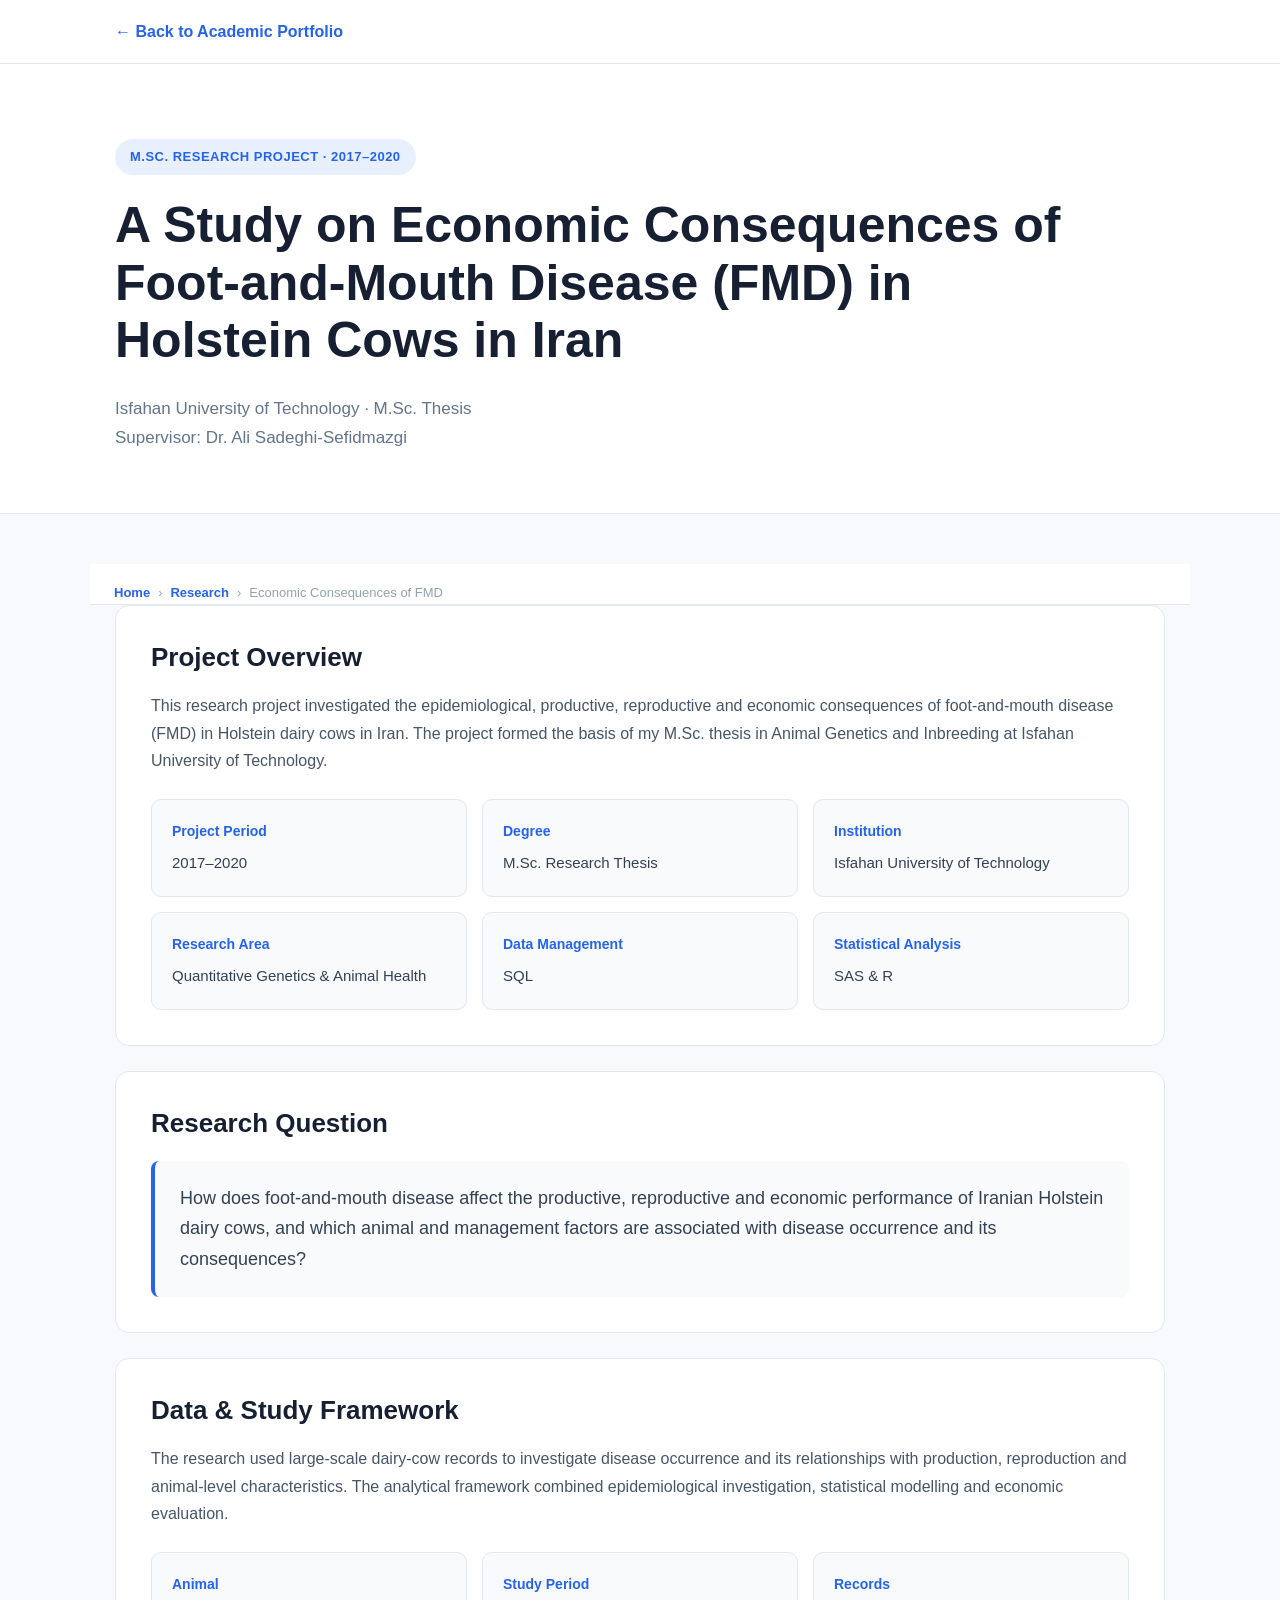
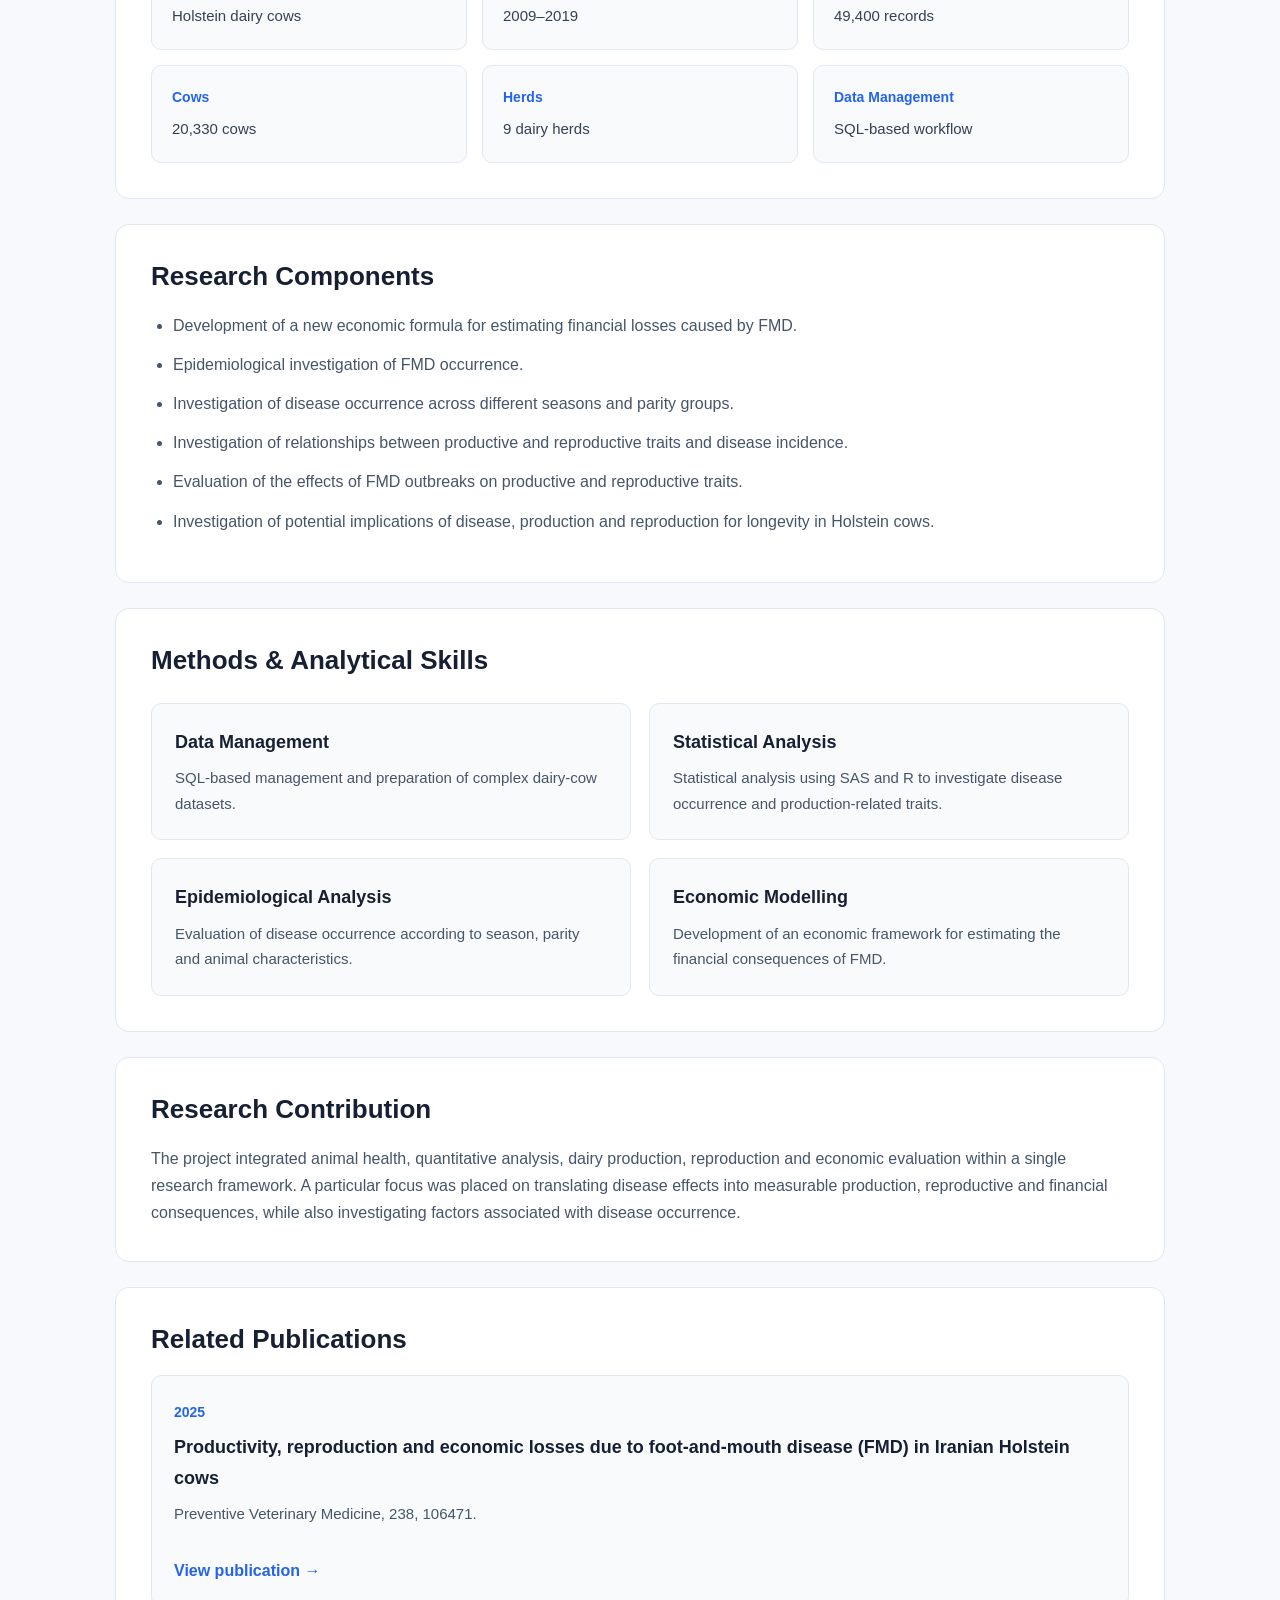
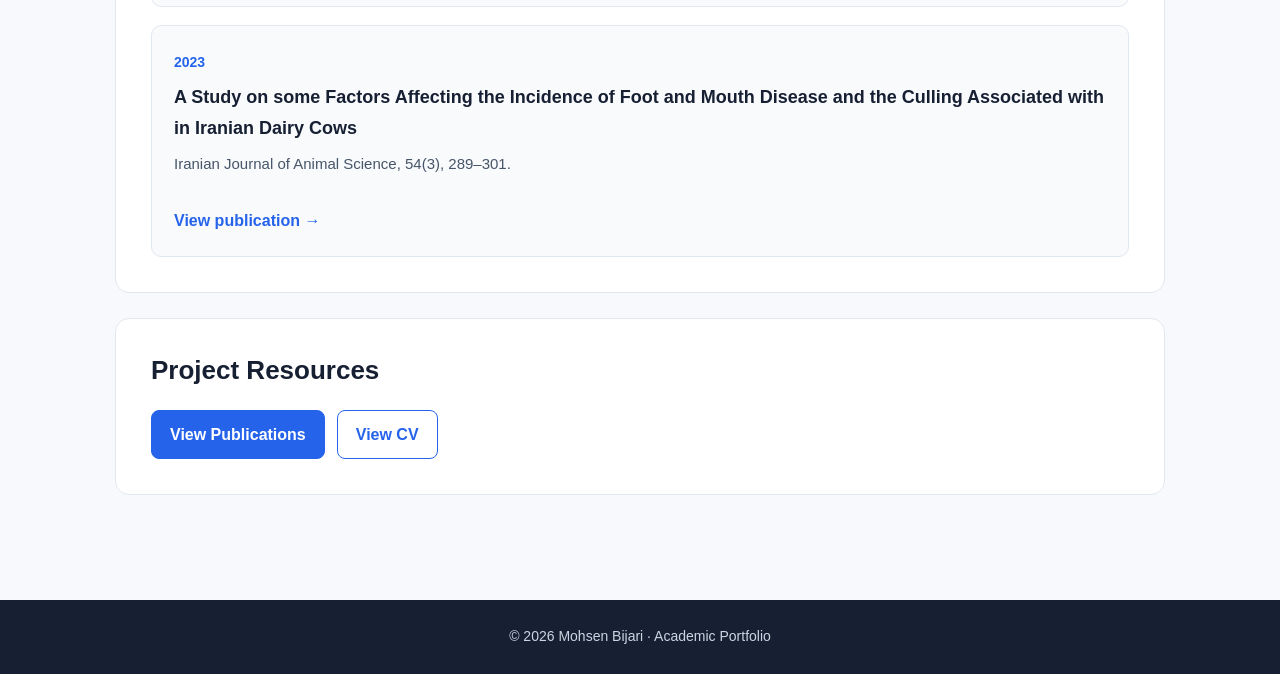
<file: projects/fmd-research.html>
<!DOCTYPE html>
<html lang="en">
<head>

    <meta charset="UTF-8">
    <meta name="viewport" content="width=device-width, initial-scale=1.0">
    <title>Economic Consequences of Foot-and-Mouth Disease in Iranian Holstein Cows | Mohsen Bijari</title>

<meta name="description"
      content="M.Sc. research by Mohsen Bijari on the productive, reproductive and economic consequences of foot-and-mouth disease in Iranian Holstein cows, including epidemiological analysis, statistical modelling and economic loss estimation.">

<meta name="author" content="Mohsen Bijari">
<meta name="robots" content="index, follow, max-image-preview:large">

<link rel="canonical"
      href="https://mohsenbijari.github.io/projects/fmd-research.html">

<meta property="og:type" content="article">
<meta property="og:title"
      content="Economic Consequences of Foot-and-Mouth Disease in Iranian Holstein Cows | Mohsen Bijari">
<meta property="og:description"
      content="M.Sc. research by Mohsen Bijari investigating FMD incidence, productive and reproductive impacts, and financial losses in Iranian Holstein cows.">
<meta property="og:url"
      content="https://mohsenbijari.github.io/projects/fmd-research.html">
<meta property="og:site_name"
      content="Mohsen Bijari Academic Portfolio">

<meta name="twitter:card" content="summary">
<meta name="twitter:title"
      content="Economic Consequences of Foot-and-Mouth Disease | Mohsen Bijari">
<meta name="twitter:description"
      content="M.Sc. research on FMD, dairy cattle productivity, reproduction and economic losses.">
    <link rel="stylesheet" href="../style.css">

<script type="application/ld+json">
{
  "@context": "https://schema.org",
  "@type": "ResearchProject",
  "@id": "https://mohsenbijari.github.io/projects/fmd-research.html#project",
  "name": "Economic Consequences of Foot-and-Mouth Disease (FMD) in Iranian Holstein Cows",
  "url": "https://mohsenbijari.github.io/projects/fmd-research.html",
  "description": "M.Sc. research investigating the productive, reproductive and economic consequences of foot-and-mouth disease in Iranian Holstein cows.",
  "creator": {
    "@type": "Person",
    "name": "Mohsen Bijari",
    "url": "https://mohsenbijari.github.io/"
  },
  "about": [
    "Foot-and-mouth disease",
    "Dairy cattle",
    "Holstein cows",
    "Animal health",
    "Livestock economics",
    "Animal breeding",
    "Statistical modelling"
  ],
  "keywords": "foot-and-mouth disease, FMD, Holstein cows, dairy cattle, livestock economics, animal health, Mohsen Bijari"
}
</script>
<script type="application/ld+json">
{
  "@context": "https://schema.org",
  "@type": "BreadcrumbList",
  "itemListElement": [
    {
      "@type": "ListItem",
      "position": 1,
      "name": "Home",
      "item": "https://mohsenbijari.github.io/"
    },
    {
      "@type": "ListItem",
      "position": 2,
      "name": "Research",
      "item": "https://mohsenbijari.github.io/#research"
    },
    {
      "@type": "ListItem",
      "position": 3,
      "name": "Economic Consequences of FMD",
      "item": "https://mohsenbijari.github.io/projects/fmd-research.html"
    }
  ]
}
</script>
    
</head>


<body>


    <!-- NAVIGATION -->

    <nav>

        <div class="container nav-inner">

            <a href="../index.html" class="back-link">
                ← Back to Academic Portfolio
            </a>

        </div>

    </nav>


    <!-- HERO -->

    <header class="project-header">

        <div class="container">

            <span class="project-label">
                M.Sc. Research Project · 2017–2020
            </span>

            <h1>
                A Study on Economic Consequences of Foot-and-Mouth Disease
                (FMD) in Holstein Cows in Iran
            </h1>

            <p class="project-meta">
                Isfahan University of Technology · M.Sc. Thesis
            </p>

            <p class="project-meta">
                Supervisor: Dr. Ali Sadeghi-Sefidmazgi
            </p>

        </div>

    </header>


    <main>
        <nav class="breadcrumb" aria-label="Breadcrumb">
    <a href="../index.html">Home</a>
    <span>›</span>
    <a href="../index.html#research">Research</a>
    <span>›</span>
    <span>Economic Consequences of FMD</span>
        </nav>

        <div class="container">


            <!-- OVERVIEW -->

            <section class="section">

                <h2>Project Overview</h2>

                <p>
                    This research project investigated the epidemiological,
                    productive, reproductive and economic consequences of
                    foot-and-mouth disease (FMD) in Holstein dairy cows in Iran.
                    The project formed the basis of my M.Sc. thesis in Animal
                    Genetics and Inbreeding at Isfahan University of Technology.
                </p>

                <div class="overview">

                    <div class="overview-card">
                        <strong>Project Period</strong>
                        <span>2017–2020</span>
                    </div>

                    <div class="overview-card">
                        <strong>Degree</strong>
                        <span>M.Sc. Research Thesis</span>
                    </div>

                    <div class="overview-card">
                        <strong>Institution</strong>
                        <span>Isfahan University of Technology</span>
                    </div>

                    <div class="overview-card">
                        <strong>Research Area</strong>
                        <span>Quantitative Genetics &amp; Animal Health</span>
                    </div>

                    <div class="overview-card">
                        <strong>Data Management</strong>
                        <span>SQL</span>
                    </div>

                    <div class="overview-card">
                        <strong>Statistical Analysis</strong>
                        <span>SAS &amp; R</span>
                    </div>

                </div>

            </section>


            <!-- RESEARCH QUESTION -->

            <section class="section">

                <h2>Research Question</h2>

                <div class="research-question">

                    <p>
                        How does foot-and-mouth disease affect the productive,
                        reproductive and economic performance of Iranian
                        Holstein dairy cows, and which animal and management
                        factors are associated with disease occurrence and
                        its consequences?
                    </p>

                </div>

            </section>


            <!-- DATA -->

            <section class="section">

                <h2>Data &amp; Study Framework</h2>

                <p>
                    The research used large-scale dairy-cow records to
                    investigate disease occurrence and its relationships with
                    production, reproduction and animal-level characteristics.
                    The analytical framework combined epidemiological
                    investigation, statistical modelling and economic
                    evaluation.
                </p>

                <div class="overview">

                    <div class="overview-card">
                        <strong>Animal</strong>
                        <span>Holstein dairy cows</span>
                    </div>

                    <div class="overview-card">
                        <strong>Study Period</strong>
                        <span>2009–2019</span>
                    </div>

                    <div class="overview-card">
                        <strong>Records</strong>
                        <span>49,400 records</span>
                    </div>

                    <div class="overview-card">
                        <strong>Cows</strong>
                        <span>20,330 cows</span>
                    </div>

                    <div class="overview-card">
                        <strong>Herds</strong>
                        <span>9 dairy herds</span>
                    </div>

                    <div class="overview-card">
                        <strong>Data Management</strong>
                        <span>SQL-based workflow</span>
                    </div>

                </div>

            </section>


            <!-- RESEARCH COMPONENTS -->

            <section class="section">

                <h2>Research Components</h2>

                <ul class="research-list">

                    <li>
                        Development of a new economic formula for estimating
                        financial losses caused by FMD.
                    </li>

                    <li>
                        Epidemiological investigation of FMD occurrence.
                    </li>

                    <li>
                        Investigation of disease occurrence across different
                        seasons and parity groups.
                    </li>

                    <li>
                        Investigation of relationships between productive and
                        reproductive traits and disease incidence.
                    </li>

                    <li>
                        Evaluation of the effects of FMD outbreaks on
                        productive and reproductive traits.
                    </li>

                    <li>
                        Investigation of potential implications of disease,
                        production and reproduction for longevity in Holstein
                        cows.
                    </li>

                </ul>

            </section>


            <!-- METHODS -->

            <section class="section">

                <h2>Methods &amp; Analytical Skills</h2>

                <div class="methods">

                    <div class="method-card">

                        <h3>Data Management</h3>

                        <p>
                            SQL-based management and preparation of complex
                            dairy-cow datasets.
                        </p>

                    </div>


                    <div class="method-card">

                        <h3>Statistical Analysis</h3>

                        <p>
                            Statistical analysis using SAS and R to investigate
                            disease occurrence and production-related traits.
                        </p>

                    </div>


                    <div class="method-card">

                        <h3>Epidemiological Analysis</h3>

                        <p>
                            Evaluation of disease occurrence according to
                            season, parity and animal characteristics.
                        </p>

                    </div>


                    <div class="method-card">

                        <h3>Economic Modelling</h3>

                        <p>
                            Development of an economic framework for estimating
                            the financial consequences of FMD.
                        </p>

                    </div>

                </div>

            </section>


            <!-- RESEARCH CONTRIBUTION -->

            <section class="section">

                <h2>Research Contribution</h2>

                <p>
                    The project integrated animal health, quantitative
                    analysis, dairy production, reproduction and economic
                    evaluation within a single research framework.

                    A particular focus was placed on translating disease
                    effects into measurable production, reproductive and
                    financial consequences, while also investigating factors
                    associated with disease occurrence.
                </p>

            </section>


            <!-- RELATED PUBLICATIONS -->

            <section class="section">

                <h2>Related Publications</h2>


                <div class="publication">

                    <span class="publication-year">
                        2025
                    </span>

                    <h3>
                        Productivity, reproduction and economic losses due to
                        foot-and-mouth disease (FMD) in Iranian Holstein cows
                    </h3>

                    <p>
                        Preventive Veterinary Medicine, 238, 106471.
                    </p>

                    <a
                        href="../publications/fmd-economic-impact.html"
                        class="publication-link">
                        View publication →
                    </a>

                </div>


                <div class="publication">

                    <span class="publication-year">
                        2023
                    </span>

                    <h3>
                        A Study on some Factors Affecting the Incidence of
                        Foot and Mouth Disease and the Culling Associated
                        with in Iranian Dairy Cows
                    </h3>

                    <p>
                        Iranian Journal of Animal Science, 54(3), 289–301.
                    </p>

                    <a
                        href="../publications/fmd-incidence-culling.html"
                        class="publication-link">
                        View publication →
                    </a>

                </div>

            </section>


            <!-- LINKS -->

            <section class="section">

                <h2>Project Resources</h2>

                <div class="buttons">

                    <a
                        href="../index.html#publications"
                        class="button button-primary">
                        View Publications
                    </a>

                    <a
                        href="../Mohsen_Bijari_CV.pdf"
                        target="_blank"
                        class="button">
                        View CV
                    </a>

                </div>

            </section>


        </div>

    </main>


    <footer>

        © 2026 Mohsen Bijari · Academic Portfolio

    </footer>


</body>
  </html>
</file>
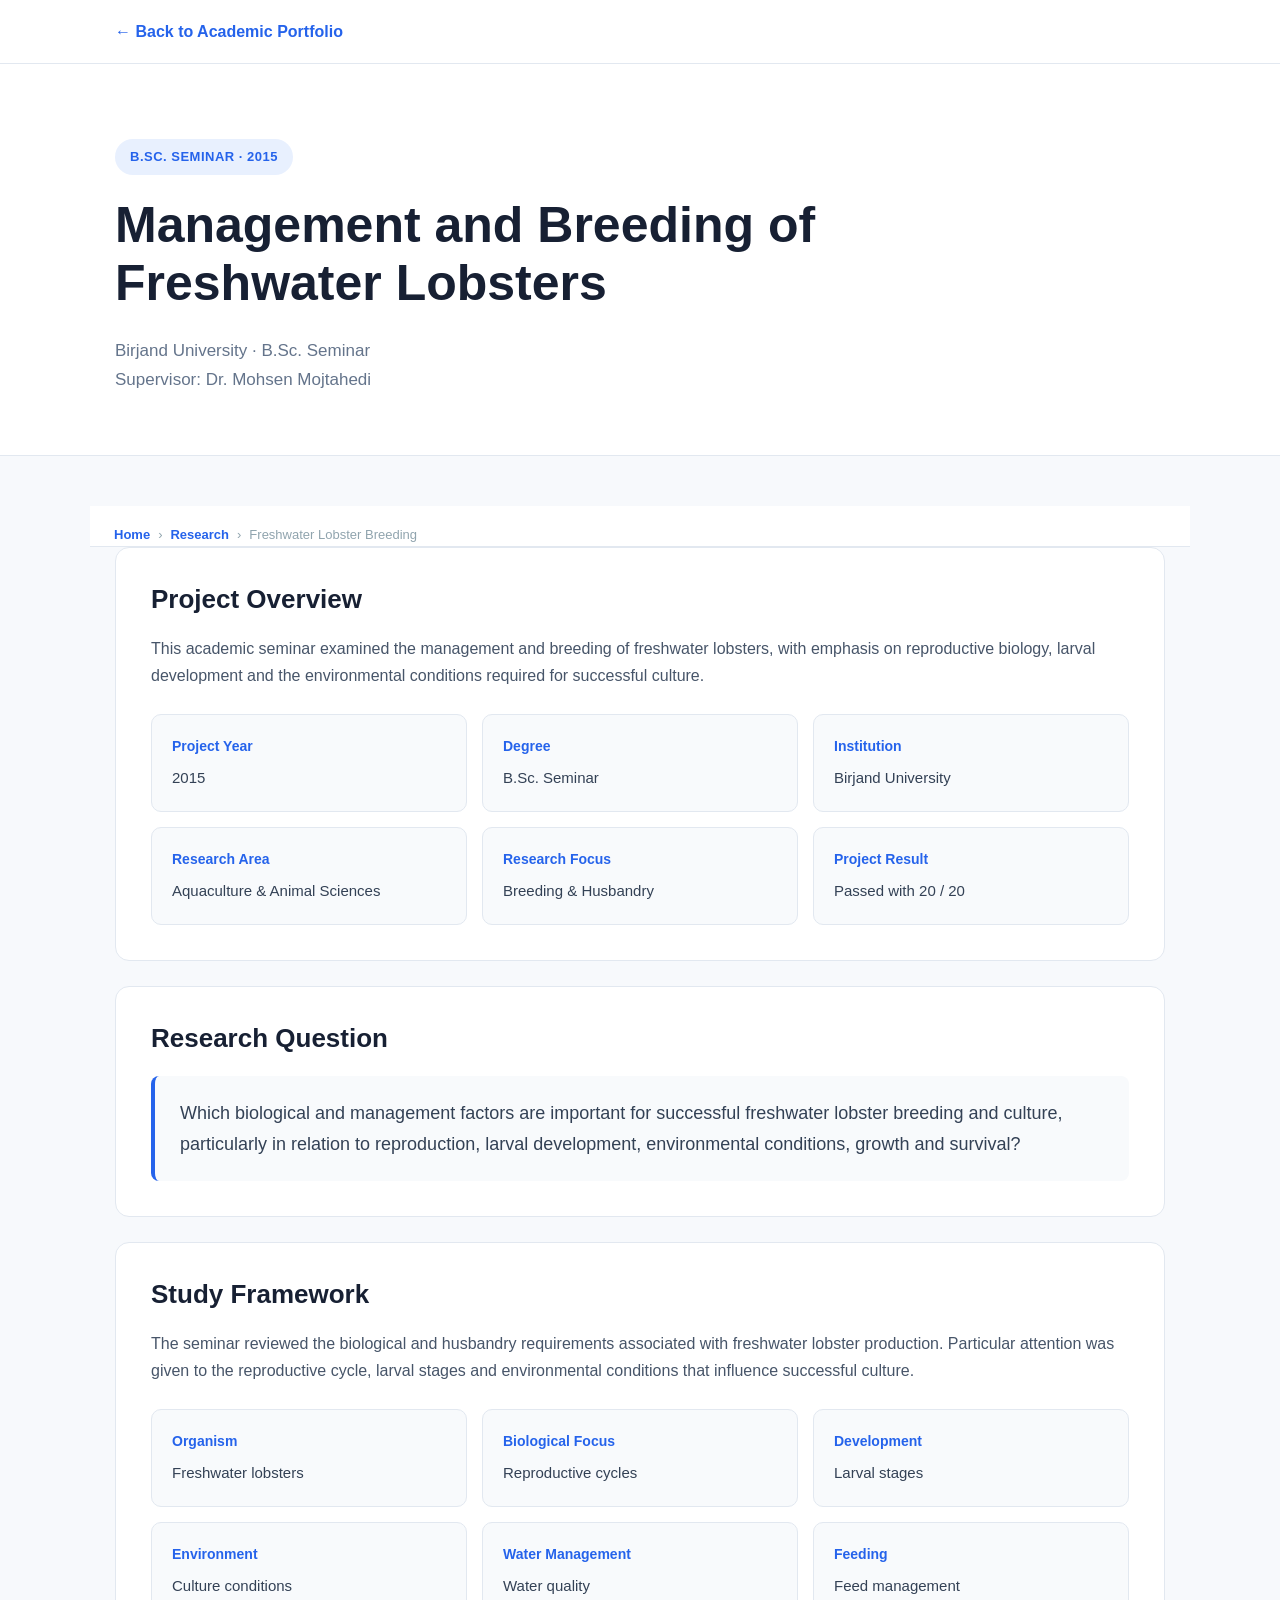
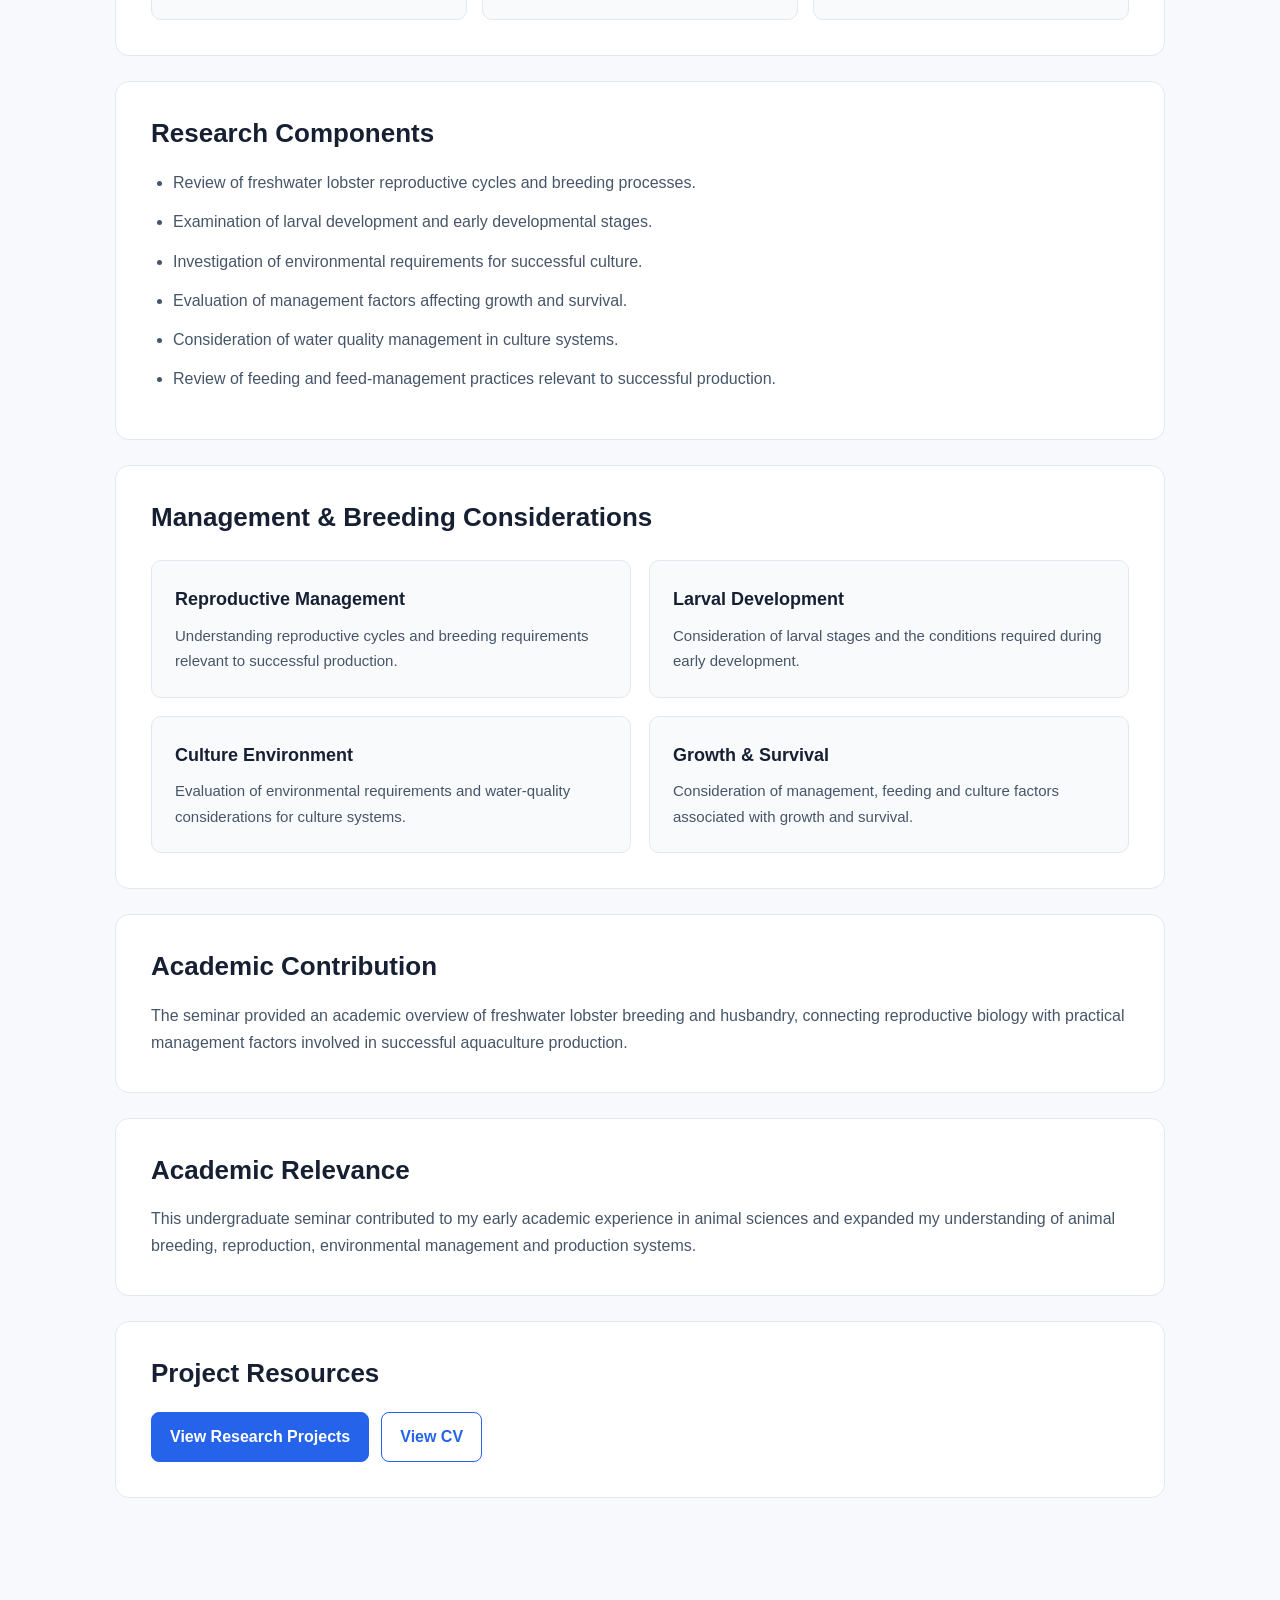
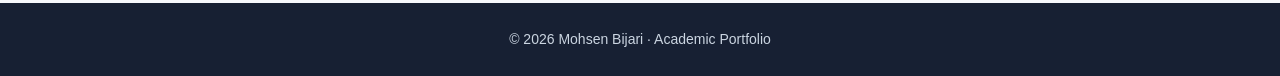
<file: projects/freshwater-lobster-breeding.html>
<!DOCTYPE html>
<html lang="en">

<head>

    <meta charset="UTF-8">
    <meta name="viewport" content="width=device-width, initial-scale=1.0">
    <title>Freshwater Lobster Breeding Research | Mohsen Bijari</title>

<meta name="description"
      content="B.Sc. seminar research by Mohsen Bijari on freshwater lobster management and breeding, including reproductive cycles, larval stages, environmental requirements, water quality and feed management.">

<meta name="author" content="Mohsen Bijari">
<meta name="robots" content="index, follow, max-image-preview:large">

<link rel="canonical"
      href="https://mohsenbijari.github.io/projects/freshwater-lobster-breeding.html">

<meta property="og:type" content="article">
<meta property="og:title"
      content="Freshwater Lobster Breeding Research | Mohsen Bijari">
<meta property="og:description"
      content="B.Sc. seminar research on freshwater lobster breeding, aquaculture management, reproductive cycles, water quality and feed management.">
<meta property="og:url"
      content="https://mohsenbijari.github.io/projects/freshwater-lobster-breeding.html">
<meta property="og:site_name"
      content="Mohsen Bijari Academic Portfolio">

<meta name="twitter:card" content="summary">
<meta name="twitter:title"
      content="Freshwater Lobster Breeding Research | Mohsen Bijari">
<meta name="twitter:description"
      content="Research on freshwater lobster breeding, aquaculture management and production outcomes.">

    <link rel="stylesheet" href="../style.css">

    <script type="application/ld+json">
{
  "@context": "https://schema.org",
  "@type": "ResearchProject",
  "@id": "https://mohsenbijari.github.io/projects/freshwater-lobster-breeding.html#project",
  "name": "Management and Breeding of Freshwater Lobsters",
  "url": "https://mohsenbijari.github.io/projects/freshwater-lobster-breeding.html",
  "description": "B.Sc. seminar research on freshwater lobster management and breeding, including reproductive cycles, larval stages, environmental requirements, water quality and feed management.",
  "creator": {
    "@type": "Person",
    "name": "Mohsen Bijari",
    "url": "https://mohsenbijari.github.io/"
  },
  "about": [
    "Freshwater lobster breeding",
    "Aquaculture",
    "Animal breeding",
    "Reproductive biology",
    "Water quality",
    "Feed management"
  ],
  "keywords": "freshwater lobster breeding, aquaculture, animal breeding, reproductive cycles, larval stages, water quality, feed management"
}
    </script>
    <script type="application/ld+json">
{
  "@context": "https://schema.org",
  "@type": "BreadcrumbList",
  "itemListElement": [
    {
      "@type": "ListItem",
      "position": 1,
      "name": "Home",
      "item": "https://mohsenbijari.github.io/"
    },
    {
      "@type": "ListItem",
      "position": 2,
      "name": "Research",
      "item": "https://mohsenbijari.github.io/#research"
    },
    {
      "@type": "ListItem",
      "position": 3,
      "name": "Freshwater Lobster Breeding",
      "item": "https://mohsenbijari.github.io/projects/freshwater-lobster-breeding.html"
    }
  ]
}
    </script>

</head>


<body>


    <!-- NAVIGATION -->

    <nav>

        <div class="container nav-inner">

            <a href="../index.html" class="back-link">
                ← Back to Academic Portfolio
            </a>

        </div>

    </nav>


    <!-- HERO -->

    <header class="project-header">

        <div class="container">

            <span class="project-label">
                B.Sc. Seminar · 2015
            </span>

            <h1>
                Management and Breeding of Freshwater Lobsters
            </h1>

            <p class="project-meta">
                Birjand University · B.Sc. Seminar
            </p>

            <p class="project-meta">
                Supervisor: Dr. Mohsen Mojtahedi
            </p>

        </div>

    </header>


    <main>
        <nav class="breadcrumb" aria-label="Breadcrumb">
    <a href="../index.html">Home</a>
    <span>›</span>
    <a href="../index.html#research">Research</a>
    <span>›</span>
    <span>Freshwater Lobster Breeding</span>
        </nav>

        <div class="container">


            <!-- OVERVIEW -->

            <section class="section">

                <h2>Project Overview</h2>

                <p>
                    This academic seminar examined the management and
                    breeding of freshwater lobsters, with emphasis on
                    reproductive biology, larval development and the
                    environmental conditions required for successful
                    culture.
                </p>

                <div class="overview">

                    <div class="overview-card">
                        <strong>Project Year</strong>
                        <span>2015</span>
                    </div>

                    <div class="overview-card">
                        <strong>Degree</strong>
                        <span>B.Sc. Seminar</span>
                    </div>

                    <div class="overview-card">
                        <strong>Institution</strong>
                        <span>Birjand University</span>
                    </div>

                    <div class="overview-card">
                        <strong>Research Area</strong>
                        <span>Aquaculture &amp; Animal Sciences</span>
                    </div>

                    <div class="overview-card">
                        <strong>Research Focus</strong>
                        <span>Breeding &amp; Husbandry</span>
                    </div>

                    <div class="overview-card">
                        <strong>Project Result</strong>
                        <span>Passed with 20 / 20</span>
                    </div>

                </div>

            </section>


            <!-- RESEARCH QUESTION -->

            <section class="section">

                <h2>Research Question</h2>

                <div class="research-question">

                    <p>
                        Which biological and management factors are important
                        for successful freshwater lobster breeding and
                        culture, particularly in relation to reproduction,
                        larval development, environmental conditions,
                        growth and survival?
                    </p>

                </div>

            </section>


            <!-- STUDY FRAMEWORK -->

            <section class="section">

                <h2>Study Framework</h2>

                <p>
                    The seminar reviewed the biological and husbandry
                    requirements associated with freshwater lobster
                    production. Particular attention was given to the
                    reproductive cycle, larval stages and environmental
                    conditions that influence successful culture.
                </p>

                <div class="overview">

                    <div class="overview-card">
                        <strong>Organism</strong>
                        <span>Freshwater lobsters</span>
                    </div>

                    <div class="overview-card">
                        <strong>Biological Focus</strong>
                        <span>Reproductive cycles</span>
                    </div>

                    <div class="overview-card">
                        <strong>Development</strong>
                        <span>Larval stages</span>
                    </div>

                    <div class="overview-card">
                        <strong>Environment</strong>
                        <span>Culture conditions</span>
                    </div>

                    <div class="overview-card">
                        <strong>Water Management</strong>
                        <span>Water quality</span>
                    </div>

                    <div class="overview-card">
                        <strong>Feeding</strong>
                        <span>Feed management</span>
                    </div>

                </div>

            </section>


            <!-- RESEARCH COMPONENTS -->

            <section class="section">

                <h2>Research Components</h2>

                <ul class="research-list">

                    <li>
                        Review of freshwater lobster reproductive cycles
                        and breeding processes.
                    </li>

                    <li>
                        Examination of larval development and early
                        developmental stages.
                    </li>

                    <li>
                        Investigation of environmental requirements
                        for successful culture.
                    </li>

                    <li>
                        Evaluation of management factors affecting
                        growth and survival.
                    </li>

                    <li>
                        Consideration of water quality management
                        in culture systems.
                    </li>

                    <li>
                        Review of feeding and feed-management practices
                        relevant to successful production.
                    </li>

                </ul>

            </section>


            <!-- MANAGEMENT -->

            <section class="section">

                <h2>Management &amp; Breeding Considerations</h2>

                <div class="methods">

                    <div class="method-card">

                        <h3>Reproductive Management</h3>

                        <p>
                            Understanding reproductive cycles and breeding
                            requirements relevant to successful production.
                        </p>

                    </div>


                    <div class="method-card">

                        <h3>Larval Development</h3>

                        <p>
                            Consideration of larval stages and the conditions
                            required during early development.
                        </p>

                    </div>


                    <div class="method-card">

                        <h3>Culture Environment</h3>

                        <p>
                            Evaluation of environmental requirements and
                            water-quality considerations for culture systems.
                        </p>

                    </div>


                    <div class="method-card">

                        <h3>Growth &amp; Survival</h3>

                        <p>
                            Consideration of management, feeding and culture
                            factors associated with growth and survival.
                        </p>

                    </div>

                </div>

            </section>


            <!-- ACADEMIC CONTRIBUTION -->

            <section class="section">

                <h2>Academic Contribution</h2>

                <p>
                    The seminar provided an academic overview of freshwater
                    lobster breeding and husbandry, connecting reproductive
                    biology with practical management factors involved in
                    successful aquaculture production.
                </p>

            </section>


            <!-- ACADEMIC RELEVANCE -->

            <section class="section">

                <h2>Academic Relevance</h2>

                <p>
                    This undergraduate seminar contributed to my early
                    academic experience in animal sciences and expanded my
                    understanding of animal breeding, reproduction,
                    environmental management and production systems.
                </p>

            </section>


            <!-- LINKS -->

            <section class="section">

                <h2>Project Resources</h2>

                <div class="buttons">

                    <a
                        href="../index.html#research"
                        class="button button-primary">
                        View Research Projects
                    </a>

                    <a
                        href="../Mohsen_Bijari_CV.pdf"
                        target="_blank"
                        class="button">
                        View CV
                    </a>

                </div>

            </section>


        </div>

    </main>


    <footer>

        © 2026 Mohsen Bijari · Academic Portfolio

    </footer>


</body>

</html>
</file>
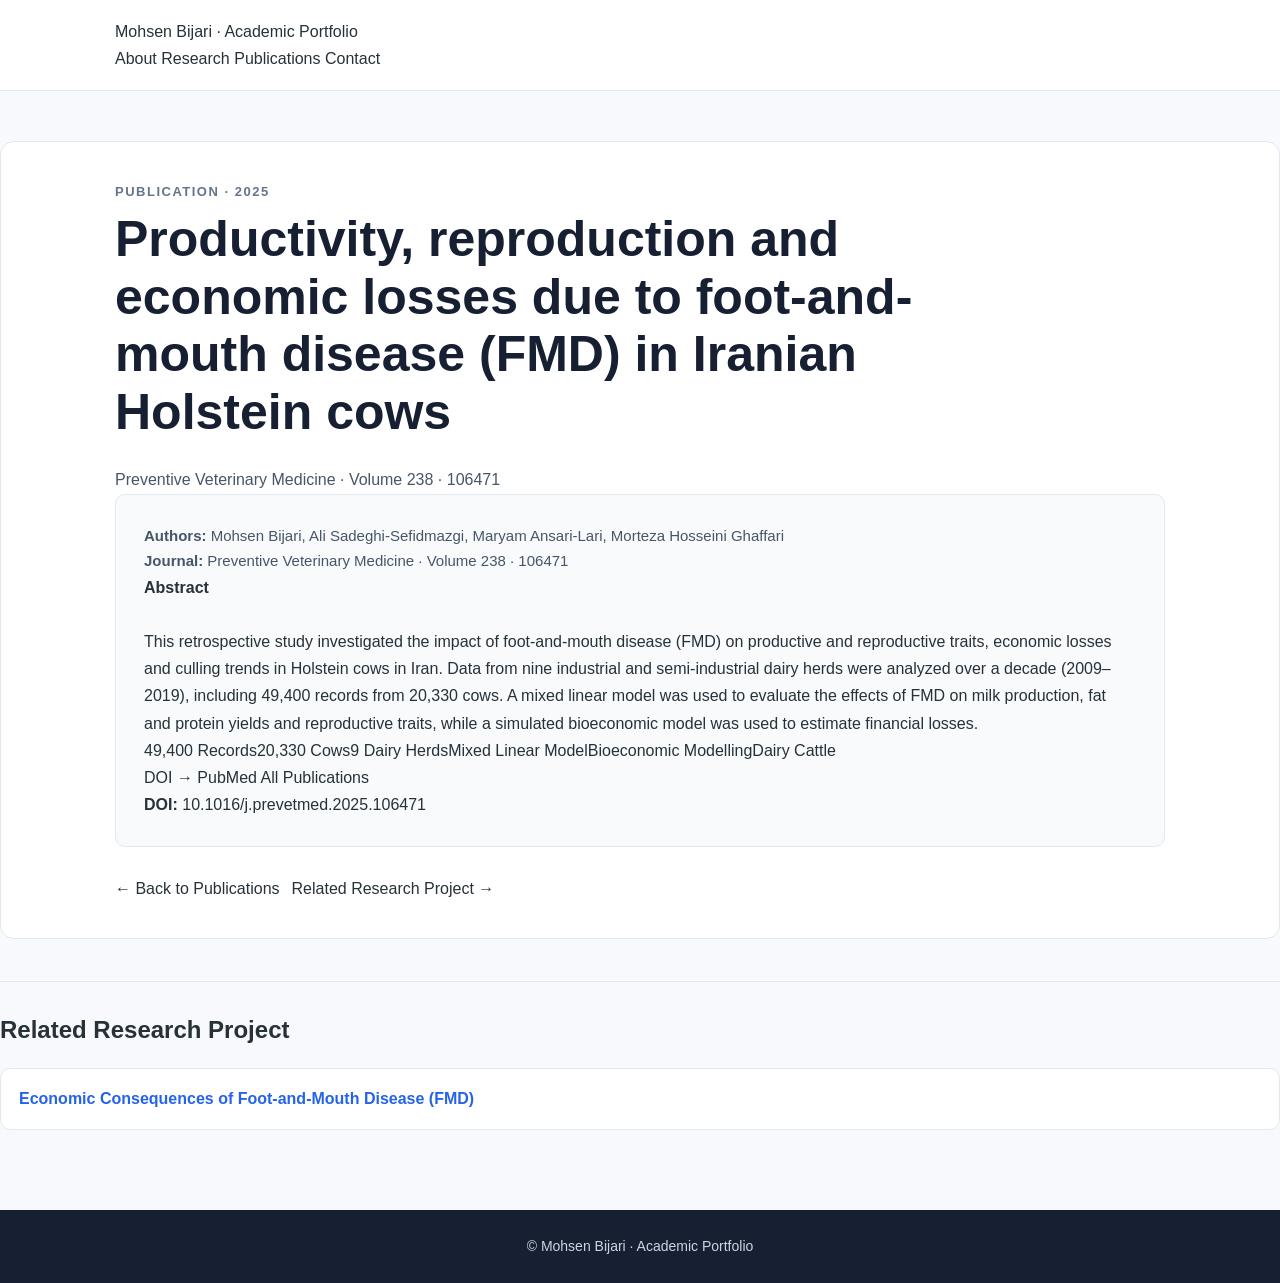
<file: publications/fmd-economic-impact.html>
<!DOCTYPE html>
<html lang="en">
<head>
<meta charset="UTF-8">
<meta name="viewport" content="width=device-width, initial-scale=1.0">
<title>Productivity, Reproduction and Economic Losses due to FMD | Mohsen Bijari</title>
<meta name="description" content="Research article by Mohsen Bijari on the productive, reproductive and economic consequences of foot-and-mouth disease in Iranian Holstein cows, using large-scale dairy herd data, mixed linear modelling and bioeconomic analysis.">
<meta name="author" content="Mohsen Bijari">
<meta name="robots" content="index, follow, max-image-preview:large">
<link rel="canonical" href="https://mohsenbijari.github.io/publications/fmd-economic-impact.html">
<link rel="stylesheet" href="../style.css">
<meta property="og:type" content="article">
<meta property="og:title" content="Productivity, Reproduction and Economic Losses due to FMD | Mohsen Bijari">
<meta property="og:description" content="Research article by Mohsen Bijari on the productive, reproductive and economic consequences of foot-and-mouth disease in Iranian Holstein cows, using large-scale dairy herd data, mixed linear modelling and bioeconomic analysis.">
<meta property="og:url" content="https://mohsenbijari.github.io/publications/fmd-economic-impact.html">
<meta property="og:site_name" content="Mohsen Bijari Academic Portfolio">
<meta name="twitter:card" content="summary">
<meta name="twitter:title" content="Productivity, Reproduction and Economic Losses due to FMD | Mohsen Bijari">
<meta name="twitter:description" content="Research article by Mohsen Bijari on the productive, reproductive and economic consequences of foot-and-mouth disease in Iranian Holstein cows, using large-scale dairy herd data, mixed linear modelling and bioeconomic analysis.">
<script type="application/ld+json">{"@context": "https://schema.org", "@type": "ScholarlyArticle", "@id": "https://mohsenbijari.github.io/publications/fmd-economic-impact.html#article", "url": "https://mohsenbijari.github.io/publications/fmd-economic-impact.html", "headline": "Productivity, reproduction and economic losses due to foot-and-mouth disease (FMD) in Iranian Holstein cows", "description": "Research article by Mohsen Bijari on the productive, reproductive and economic consequences of foot-and-mouth disease in Iranian Holstein cows, using large-scale dairy herd data, mixed linear modelling and bioeconomic analysis.", "datePublished": "2025", "author": [{"@type": "Person", "name": "Mohsen Bijari"}, {"@type": "Person", "name": "Ali Sadeghi-Sefidmazgi"}, {"@type": "Person", "name": "Maryam Ansari-Lari"}, {"@type": "Person", "name": "Morteza Hosseini Ghaffari"}], "publisher": {"@type": "Organization", "name": "Preventive Veterinary Medicine"}, "mainEntityOfPage": {"@type": "WebPage", "@id": "https://mohsenbijari.github.io/publications/fmd-economic-impact.html"}, "about": ["Foot-and-mouth disease", "Dairy cattle", "Livestock economics", "Animal health"], "keywords": "foot-and-mouth disease, FMD, dairy cattle, Holstein cows, livestock economics, animal health, Mohsen Bijari", "sameAs": "https://doi.org/10.1016/j.prevetmed.2025.106471"}</script>
<script type="application/ld+json">{"@context": "https://schema.org", "@type": "BreadcrumbList", "itemListElement": [{"@type": "ListItem", "position": 1, "name": "Home", "item": "https://mohsenbijari.github.io/"}, {"@type": "ListItem", "position": 2, "name": "Publications", "item": "https://mohsenbijari.github.io/#publications"}, {"@type": "ListItem", "position": 3, "name": "Productivity, reproduction and economic losses due to foot-and-mouth disease (FMD) in Iranian Holstein cows", "item": "https://mohsenbijari.github.io/publications/fmd-economic-impact.html"}]}</script>
</head>
<body>
<nav>
  <div class="container nav-container">
    <a href="../index.html" class="logo">Mohsen Bijari · Academic Portfolio</a>
    <div class="nav-links">
      <a href="../index.html#about">About</a>
      <a href="../index.html#research">Research</a>
      <a href="../index.html#publications">Publications</a>
      <a href="../index.html#contact">Contact</a>
    </div>
  </div>
</nav>
<main>
<section class="section">
<div class="container">
<div class="section-heading">
<div class="section-label">Publication · 2025</div>
<h1>Productivity, reproduction and economic losses due to foot-and-mouth disease (FMD) in Iranian Holstein cows</h1>
<p>Preventive Veterinary Medicine · Volume 238 · 106471</p>
</div>
<article class="publication-card">
<p class="publication-authors"><strong>Authors:</strong> Mohsen Bijari, Ali Sadeghi-Sefidmazgi, Maryam Ansari-Lari, Morteza Hosseini Ghaffari</p>
<p class="publication-journal"><strong>Journal:</strong> Preventive Veterinary Medicine · Volume 238 · 106471</p>
<div class="publication-abstract"><strong>Abstract</strong><br><br>This retrospective study investigated the impact of foot-and-mouth disease (FMD) on productive and reproductive traits, economic losses and culling trends in Holstein cows in Iran. Data from nine industrial and semi-industrial dairy herds were analyzed over a decade (2009–2019), including 49,400 records from 20,330 cows. A mixed linear model was used to evaluate the effects of FMD on milk production, fat and protein yields and reproductive traits, while a simulated bioeconomic model was used to estimate financial losses.</div>
<div class="publication-highlights"><span class="publication-highlight">49,400 Records</span><span class="publication-highlight">20,330 Cows</span><span class="publication-highlight">9 Dairy Herds</span><span class="publication-highlight">Mixed Linear Model</span><span class="publication-highlight">Bioeconomic Modelling</span><span class="publication-highlight">Dairy Cattle</span></div>
<div class="publication-actions">
<a class="publication-button publication-button-primary" href="https://doi.org/10.1016/j.prevetmed.2025.106471" target="_blank" rel="noopener">DOI →</a>
<a class="publication-button publication-button-secondary" href="https://pubmed.ncbi.nlm.nih.gov/39978113/" target="_blank" rel="noopener">PubMed</a>

<a class="publication-button publication-button-secondary" href="../index.html#publications">All Publications</a>
</div>
<div class="publication-doi"><strong>DOI:</strong> 10.1016/j.prevetmed.2025.106471</div>
</article>
<div style="margin-top:28px;display:flex;gap:12px;flex-wrap:wrap">
<a class="publication-button publication-button-secondary" href="../index.html#publications">← Back to Publications</a>
<a class="publication-button publication-button-secondary" href="../projects/fmd-research.html">Related Research Project →</a>
</div>
</div>
</section>
<div class="related-content">
    <h2>Related Research Project</h2>

    <div class="related-links">
        <a href="../projects/fmd-research.html">
            Economic Consequences of Foot-and-Mouth Disease (FMD)
        </a>
    </div>
</div>
</main>
<footer><div class="container"><p>© Mohsen Bijari · Academic Portfolio</p></div></footer>
</body>
</html>
</file>
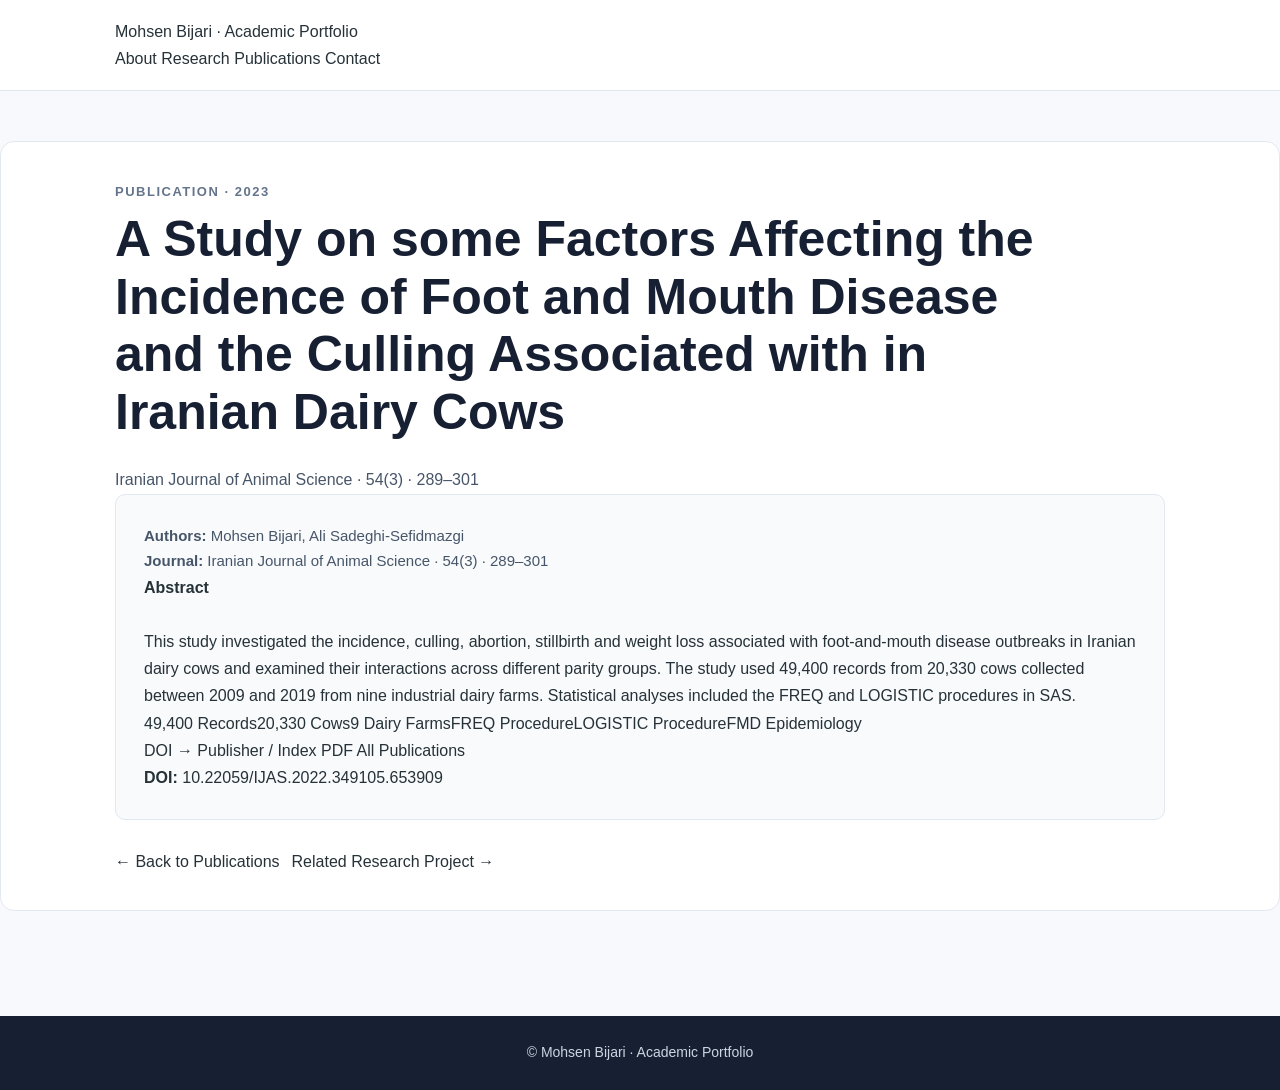
<file: publications/fmd-incidence-culling.html>
<!DOCTYPE html>
<html lang="en">
<head>
<meta charset="UTF-8">
<meta name="viewport" content="width=device-width, initial-scale=1.0">
<title>FMD Incidence and Culling in Iranian Dairy Cows | Mohsen Bijari</title>
<meta name="description" content="Research article by Mohsen Bijari and Ali Sadeghi-Sefidmazgi examining foot-and-mouth disease incidence, culling, abortion, stillbirth and weight loss in Iranian dairy cows using 49,400 records and SAS statistical procedures.">
<meta name="author" content="Mohsen Bijari">
<meta name="robots" content="index, follow, max-image-preview:large">
<link rel="canonical" href="https://mohsenbijari.github.io/publications/fmd-incidence-culling.html">
<link rel="stylesheet" href="../style.css">
<meta property="og:type" content="article">
<meta property="og:title" content="FMD Incidence and Culling in Iranian Dairy Cows | Mohsen Bijari">
<meta property="og:description" content="Research article by Mohsen Bijari and Ali Sadeghi-Sefidmazgi examining foot-and-mouth disease incidence, culling, abortion, stillbirth and weight loss in Iranian dairy cows using 49,400 records and SAS statistical procedures.">
<meta property="og:url" content="https://mohsenbijari.github.io/publications/fmd-incidence-culling.html">
<meta property="og:site_name" content="Mohsen Bijari Academic Portfolio">
<meta name="twitter:card" content="summary">
<meta name="twitter:title" content="FMD Incidence and Culling in Iranian Dairy Cows | Mohsen Bijari">
<meta name="twitter:description" content="Research article by Mohsen Bijari and Ali Sadeghi-Sefidmazgi examining foot-and-mouth disease incidence, culling, abortion, stillbirth and weight loss in Iranian dairy cows using 49,400 records and SAS statistical procedures.">
<script type="application/ld+json">{"@context": "https://schema.org", "@type": "ScholarlyArticle", "@id": "https://mohsenbijari.github.io/publications/fmd-incidence-culling.html#article", "url": "https://mohsenbijari.github.io/publications/fmd-incidence-culling.html", "headline": "A Study on some Factors Affecting the Incidence of Foot and Mouth Disease and the Culling Associated with in Iranian Dairy Cows", "description": "Research article by Mohsen Bijari and Ali Sadeghi-Sefidmazgi examining foot-and-mouth disease incidence, culling, abortion, stillbirth and weight loss in Iranian dairy cows using 49,400 records and SAS statistical procedures.", "datePublished": "2023", "author": [{"@type": "Person", "name": "Mohsen Bijari"}, {"@type": "Person", "name": "Ali Sadeghi-Sefidmazgi"}], "publisher": {"@type": "Organization", "name": "Iranian Journal of Animal Science"}, "mainEntityOfPage": {"@type": "WebPage", "@id": "https://mohsenbijari.github.io/publications/fmd-incidence-culling.html"}, "about": ["Foot-and-mouth disease", "Dairy cattle", "Livestock economics", "Animal health"], "keywords": "foot-and-mouth disease, FMD, dairy cattle, Holstein cows, livestock economics, animal health, Mohsen Bijari", "sameAs": "https://doi.org/10.22059/IJAS.2022.349105.653909"}</script>
<script type="application/ld+json">{"@context": "https://schema.org", "@type": "BreadcrumbList", "itemListElement": [{"@type": "ListItem", "position": 1, "name": "Home", "item": "https://mohsenbijari.github.io/"}, {"@type": "ListItem", "position": 2, "name": "Publications", "item": "https://mohsenbijari.github.io/#publications"}, {"@type": "ListItem", "position": 3, "name": "A Study on some Factors Affecting the Incidence of Foot and Mouth Disease and the Culling Associated with in Iranian Dairy Cows", "item": "https://mohsenbijari.github.io/publications/fmd-incidence-culling.html"}]}</script>
</head>
<body>
<nav>
  <div class="container nav-container">
    <a href="../index.html" class="logo">Mohsen Bijari · Academic Portfolio</a>
    <div class="nav-links">
      <a href="../index.html#about">About</a>
      <a href="../index.html#research">Research</a>
      <a href="../index.html#publications">Publications</a>
      <a href="../index.html#contact">Contact</a>
    </div>
  </div>
</nav>
<main>
<section class="section">
<div class="container">
<div class="section-heading">
<div class="section-label">Publication · 2023</div>
<h1>A Study on some Factors Affecting the Incidence of Foot and Mouth Disease and the Culling Associated with in Iranian Dairy Cows</h1>
<p>Iranian Journal of Animal Science · 54(3) · 289–301</p>
</div>
<article class="publication-card">
<p class="publication-authors"><strong>Authors:</strong> Mohsen Bijari, Ali Sadeghi-Sefidmazgi</p>
<p class="publication-journal"><strong>Journal:</strong> Iranian Journal of Animal Science · 54(3) · 289–301</p>
<div class="publication-abstract"><strong>Abstract</strong><br><br>This study investigated the incidence, culling, abortion, stillbirth and weight loss associated with foot-and-mouth disease outbreaks in Iranian dairy cows and examined their interactions across different parity groups. The study used 49,400 records from 20,330 cows collected between 2009 and 2019 from nine industrial dairy farms. Statistical analyses included the FREQ and LOGISTIC procedures in SAS.</div>
<div class="publication-highlights"><span class="publication-highlight">49,400 Records</span><span class="publication-highlight">20,330 Cows</span><span class="publication-highlight">9 Dairy Farms</span><span class="publication-highlight">FREQ Procedure</span><span class="publication-highlight">LOGISTIC Procedure</span><span class="publication-highlight">FMD Epidemiology</span></div>
<div class="publication-actions">
<a class="publication-button publication-button-primary" href="https://doi.org/10.22059/IJAS.2022.349105.653909" target="_blank" rel="noopener">DOI →</a>
<a class="publication-button publication-button-secondary" href="https://ijas.ut.ac.ir/article_94048.html" target="_blank" rel="noopener">Publisher / Index</a>
<a class="publication-button publication-button-secondary" href="https://ijas.ut.ac.ir/article_94048_360ecac1a3177b8e64f0c5212bd40b4d.pdf" target="_blank" rel="noopener">PDF</a>
<a class="publication-button publication-button-secondary" href="../index.html#publications">All Publications</a>
</div>
<div class="publication-doi"><strong>DOI:</strong> 10.22059/IJAS.2022.349105.653909</div>
</article>
<div style="margin-top:28px;display:flex;gap:12px;flex-wrap:wrap">
<a class="publication-button publication-button-secondary" href="../index.html#publications">← Back to Publications</a>
<a class="publication-button publication-button-secondary" href="../projects/fmd-research.html">Related Research Project →</a>
</div>
</div>
</section>
</main>
<footer><div class="container"><p>© Mohsen Bijari · Academic Portfolio</p></div></footer>
</body>
</html>
</file>
<file: style.css>
/* =========================================
   MOHSEN BIJARI — ACADEMIC PORTFOLIO
   UNIFIED GLOBAL STYLESHEET
========================================= */

* {
    box-sizing: border-box;
    margin: 0;
    padding: 0;
}

html {
    scroll-behavior: smooth;
}

body {
    font-family: Arial, Helvetica, sans-serif;
    background: #f7f9fc;
    color: #263238;
    line-height: 1.7;
}

a {
    color: inherit;
    text-decoration: none;
}

.container {
    width: min(1050px, 92%);
    margin: 0 auto;
}


/* =========================================
   NAVIGATION
========================================= */

nav {
    background: #ffffff;
    border-bottom: 1px solid #e2e8f0;
    padding: 18px 0;
}

.nav-inner {
    display: flex;
    justify-content: space-between;
    align-items: center;
    gap: 20px;
}

.back-link {
    color: #2563eb;
    font-weight: 600;
}

.back-link:hover {
    text-decoration: underline;
}


/* =========================================
   PROJECT HEADER
========================================= */

.project-header {
    background: #ffffff;
    padding: 75px 0 60px;
    border-bottom: 1px solid #e2e8f0;
}

.project-label,
.section-label {
    display: inline-block;
    color: #2563eb;
    font-size: 13px;
    font-weight: 700;
    letter-spacing: 1.5px;
    text-transform: uppercase;
}

.project-label {
    background: #e8f0fe;
    padding: 7px 15px;
    border-radius: 20px;
    letter-spacing: 0.5px;
    margin-bottom: 22px;
}

h1 {
    font-size: clamp(32px, 5vw, 50px);
    line-height: 1.15;
    color: #172033;
    max-width: 950px;
    margin-bottom: 25px;
}

.project-meta {
    color: #64748b;
    font-size: 17px;
}


/* =========================================
   MAIN
========================================= */

main {
    padding: 50px 0 80px;
}


/* =========================================
   UNIVERSAL SECTION
========================================= */

.section {
    background: #ffffff;
    padding: 35px;
    margin-bottom: 25px;
    border-radius: 14px;
    border: 1px solid #e2e8f0;
}

.section-header {
    margin-bottom: 30px;
}

.section h2,
.section-header h2 {
    color: #172033;
    font-size: 26px;
    line-height: 1.3;
    margin-bottom: 18px;
}

.section-header h2 {
    margin-bottom: 10px;
}

.section p,
.section-header p {
    color: #475569;
    font-size: 16px;
}

.section-label {
    margin-bottom: 8px;
    color: #64748b;
}


/* =========================================
   UNIVERSAL CARD SYSTEM
========================================= */

.overview-card,
.method-card,
.research-card,
.publication-card,
.experience-card,
.education-card,
.skill-card,
.award-card,
.professional-card,
.cv-content,
.contact-card {
    background: #f8fafc;
    border: 1px solid #e2e8f0;
    border-radius: 10px;
}


/* =========================================
   OVERVIEW
========================================= */

.overview {
    display: grid;
    grid-template-columns: repeat(3, 1fr);
    gap: 15px;
    margin-top: 25px;
}

.overview-card {
    padding: 20px;
}

.overview-card strong {
    display: block;
    color: #2563eb;
    font-size: 14px;
    font-weight: 700;
    margin-bottom: 5px;
}

.overview-card span {
    color: #334155;
    font-size: 15px;
}


/* =========================================
   RESEARCH QUESTION
========================================= */

.research-question {
    border-left: 4px solid #2563eb;
    background: #f8fafc;
    padding: 22px 25px;
    border-radius: 8px;
    margin-top: 20px;
}

.research-question p {
    font-size: 18px;
    color: #334155;
}


/* =========================================
   METHODS
========================================= */

.methods {
    display: grid;
    grid-template-columns: repeat(2, 1fr);
    gap: 18px;
    margin-top: 25px;
}

.method-card {
    padding: 23px;
}

.method-card h3 {
    color: #172033;
    margin-bottom: 8px;
    font-size: 18px;
}

.method-card p {
    font-size: 15px;
}


/* =========================================
   RESEARCH LIST
========================================= */

.research-list {
    padding-left: 22px;
    margin-top: 15px;
}

.research-list li {
    margin-bottom: 12px;
    color: #475569;
    font-size: 16px;
}


/* =========================================
   RESEARCH & PUBLICATIONS GRIDS
========================================= */

.research-grid,
.publications-grid {
    display: grid;
    grid-template-columns: repeat(2, 1fr);
    gap: 20px;
}

.research-card,
.publication-card {
    padding: 28px;
}

.research-card h3,
.publication-card h3 {
    color: #172033;
    font-size: 20px;
    line-height: 1.4;
    margin-bottom: 10px;
}

.research-card p,
.publication-card p {
    color: #475569;
    font-size: 15px;
    line-height: 1.7;
}


/* =========================================
   GENERIC LINKS
========================================= */

.research-link,
.publication-link {
    display: inline-block;
    margin-top: 18px;
    color: #2563eb;
    font-weight: 600;
}

.research-link:hover,
.publication-link:hover {
    text-decoration: underline;
}


/* =========================================
   PUBLICATIONS
========================================= */

.publication {
    padding: 22px;
    background: #f8fafc;
    border: 1px solid #e2e8f0;
    border-radius: 10px;
    margin-top: 18px;
}

.publication-year {
    color: #2563eb;
    font-size: 14px;
    font-weight: 700;
}

.publication h3 {
    margin: 7px 0 8px;
    color: #172033;
    font-size: 18px;
}

.publication p {
    font-size: 15px;
    margin-bottom: 12px;
}


/* =========================================
   TIMELINE
========================================= */

.timeline {
    position: relative;
    max-width: 900px;
    margin: 0 auto;
}

.timeline-item {
    position: relative;
    padding: 0 0 45px 40px;
    border-left: 1px solid #e2e8f0;
}

.timeline-item:last-child {
    border-left: 1px solid transparent;
    padding-bottom: 0;
}

.timeline-item::before {
    content: "";
    position: absolute;
    left: -5px;
    top: 5px;
    width: 9px;
    height: 9px;
    background: #2563eb;
    border-radius: 50%;
}

.timeline-year {
    color: #64748b;
    font-size: 13px;
    font-weight: 700;
    letter-spacing: 1.5px;
    text-transform: uppercase;
    margin-bottom: 8px;
}

.timeline-title {
    color: #172033;
    font-size: 21px;
    line-height: 1.4;
    margin-bottom: 8px;
}

.timeline-description {
    color: #475569;
    font-size: 16px;
}


/* =========================================
   RESEARCH EXPERIENCE
========================================= */

.experience-grid {
    display: grid;
    grid-template-columns: repeat(3, 1fr);
    gap: 18px;
}

.experience-card {
    padding: 25px;
}

.experience-year {
    color: #2563eb;
    font-size: 14px;
    font-weight: 700;
    margin-bottom: 10px;
}

.experience-card h3 {
    color: #172033;
    font-size: 20px;
    line-height: 1.4;
    margin-bottom: 6px;
}

.experience-card h4 {
    color: #475569;
    font-size: 15px;
    margin-bottom: 15px;
    font-weight: 600;
}

.experience-card p {
    color: #475569;
    font-size: 15px;
    margin: 0;
}


/* =========================================
   EDUCATION
========================================= */

.education-grid {
    display: grid;
    grid-template-columns: repeat(2, 1fr);
    gap: 20px;
}

.education-card {
    padding: 28px;
}

.education-period {
    color: #2563eb;
    font-size: 14px;
    font-weight: 700;
    letter-spacing: 0.5px;
    margin-bottom: 12px;
}

.education-card h3 {
    color: #172033;
    font-size: 21px;
    line-height: 1.4;
    margin-bottom: 7px;
}

.education-card h4 {
    color: #475569;
    font-size: 15px;
    margin-bottom: 3px;
    font-weight: 600;
}

.education-location {
    color: #64748b;
    font-size: 14px;
    margin-bottom: 22px;
}

.education-detail {
    border-top: 1px solid #e2e8f0;
    padding-top: 17px;
    margin-top: 17px;
}

.education-detail strong {
    display: block;
    color: #2563eb;
    font-size: 14px;
    margin-bottom: 6px;
}

.education-detail p {
    color: #475569;
    font-size: 15px;
    line-height: 1.7;
    margin: 0 0 10px;
}

.education-detail p:last-child {
    margin-bottom: 0;
}


/* =========================================
   SKILLS
========================================= */

.skills-grid {
    display: grid;
    grid-template-columns: repeat(2, 1fr);
    gap: 18px;
}

.skill-card {
    padding: 25px;
}

.skill-card h3 {
    color: #172033;
    font-size: 19px;
    margin-bottom: 18px;
}

.skill-tags {
    display: flex;
    flex-wrap: wrap;
    gap: 8px;
}

.skill-tags span {
    display: inline-block;
    background: #e8f0fe;
    color: #2563eb;
    border-radius: 20px;
    padding: 6px 12px;
    font-size: 13px;
    font-weight: 600;
}


/* =========================================
   AWARDS
========================================= */

.awards-grid {
    display: grid;
    grid-template-columns: repeat(2, 1fr);
    gap: 18px;
}

.award-card {
    padding: 25px;
}

.award-year {
    color: #2563eb;
    font-size: 14px;
    font-weight: 700;
    letter-spacing: 0.5px;
    margin-bottom: 10px;
}

.award-card h3 {
    color: #172033;
    font-size: 19px;
    line-height: 1.4;
    margin-bottom: 10px;
}

.award-card p {
    color: #475569;
    font-size: 15px;
    line-height: 1.7;
}


/* =========================================
   PROFESSIONAL EXPERIENCE
========================================= */

.professional-grid {
    display: grid;
    grid-template-columns: repeat(2, 1fr);
    gap: 20px;
}

.professional-card {
    padding: 28px;
}

.professional-period {
    color: #2563eb;
    font-size: 14px;
    font-weight: 700;
    letter-spacing: 0.5px;
    margin-bottom: 10px;
}

.professional-card h3 {
    color: #172033;
    font-size: 20px;
    line-height: 1.4;
    margin-bottom: 6px;
}

.professional-card h4 {
    color: #475569;
    font-size: 15px;
    margin-bottom: 15px;
    font-weight: 600;
}

.professional-card p {
    color: #475569;
    font-size: 15px;
    line-height: 1.7;
}


/* =========================================
   CV
========================================= */

.cv-content {
    padding: 30px;
}

.cv-text h3 {
    color: #172033;
    font-size: 21px;
    margin-bottom: 10px;
}

.cv-text p {
    color: #475569;
    font-size: 16px;
    line-height: 1.7;
    max-width: 750px;
}

.cv-actions,
.buttons {
    display: flex;
    flex-wrap: wrap;
    gap: 12px;
    margin-top: 22px;
}


/* =========================================
   BUTTONS
========================================= */

.button {
    display: inline-block;
    padding: 10px 18px;
    border-radius: 8px;
    border: 1px solid #2563eb;
    color: #2563eb;
    font-weight: 600;
    transition: 0.2s ease;
}

.button:hover {
    background: #2563eb;
    color: #ffffff;
}

.button-primary {
    background: #2563eb;
    color: #ffffff;
}

.button-primary:hover {
    background: #1d4ed8;
}


/* =========================================
   CONTACT
========================================= */

.contact-grid {
    display: grid;
    grid-template-columns: repeat(2, 1fr);
    gap: 18px;
}

.contact-card {
    padding: 25px;
}

.contact-card h3 {
    color: #172033;
    font-size: 18px;
    margin-bottom: 8px;
}

.contact-card p {
    color: #475569;
    margin: 0;
    font-size: 15px;
}

.contact-card a {
    color: #2563eb;
    word-break: break-word;
}

.contact-card a:hover {
    text-decoration: underline;
}


/* =========================================
   FOOTER
========================================= */

footer {
    background: #172033;
    color: #cbd5e1;
    text-align: center;
    padding: 25px;
    font-size: 14px;
}


/* =========================================
   RESPONSIVE DESIGN
========================================= */

@media (max-width: 750px) {

    .container {
        width: min(92%, 650px);
    }

    .project-header {
        padding: 50px 0 45px;
    }

    main {
        padding: 35px 0 60px;
    }

    .section {
        padding: 25px;
        margin-bottom: 20px;
    }

    .section h2,
    .section-header h2 {
        font-size: 24px;
    }

    .overview {
        grid-template-columns: 1fr 1fr;
    }

    .methods,
    .experience-grid,
    .education-grid,
    .skills-grid,
    .awards-grid,
    .professional-grid,
    .contact-grid {
        grid-template-columns: 1fr;
    }

    .research-grid,
    .publications-grid {
        grid-template-columns: 1fr;
    }

    .timeline-item {
        padding-left: 30px;
    }

    .nav-inner {
        align-items: flex-start;
    }
}


@media (max-width: 480px) {

    .section {
        padding: 22px;
    }

    .overview {
        grid-template-columns: 1fr;
    }

    h1 {
        font-size: 34px;
    }

    .project-meta {
        font-size: 15px;
    }

    .research-question {
        padding: 18px 20px;
    }

    .research-question p {
        font-size: 16px;
    }

    .cv-content {
        padding: 22px;
    }

    .button {
        width: 100%;
        text-align: center;
    }
   }
/* =========================================
   BREADCRUMB
========================================= */

.breadcrumb {
    max-width: 1100px;
    margin: 0 auto;
    padding: 18px 24px 0;
    display: flex;
    align-items: center;
    flex-wrap: wrap;
    gap: 8px;
    font-size: 13px;
    color: #78909c;
}

.breadcrumb a {
    color: #2563eb;
    text-decoration: none;
    font-weight: 600;
}

.breadcrumb a:hover {
    text-decoration: underline;
}

.breadcrumb span {
    color: #90a4ae;
}

@media (max-width: 600px) {
    .breadcrumb {
        padding: 14px 18px 0;
        font-size: 12px;
        gap: 6px;
    }
}
.related-content {
    margin-top: 42px;
    padding-top: 28px;
    border-top: 1px solid #e2e8f0;
}

.related-content h2 {
    margin-bottom: 18px;
}

.related-links {
    display: grid;
    gap: 12px;
}

.related-links a {
    display: block;
    padding: 16px 18px;
    border: 1px solid #e2e8f0;
    border-radius: 10px;
    background: #ffffff;
    color: #2563eb;
    text-decoration: none;
    font-weight: 600;
    transition: all 0.2s ease;
}

.related-links a:hover {
    border-color: #2563eb;
    transform: translateY(-2px);
}
</file>
